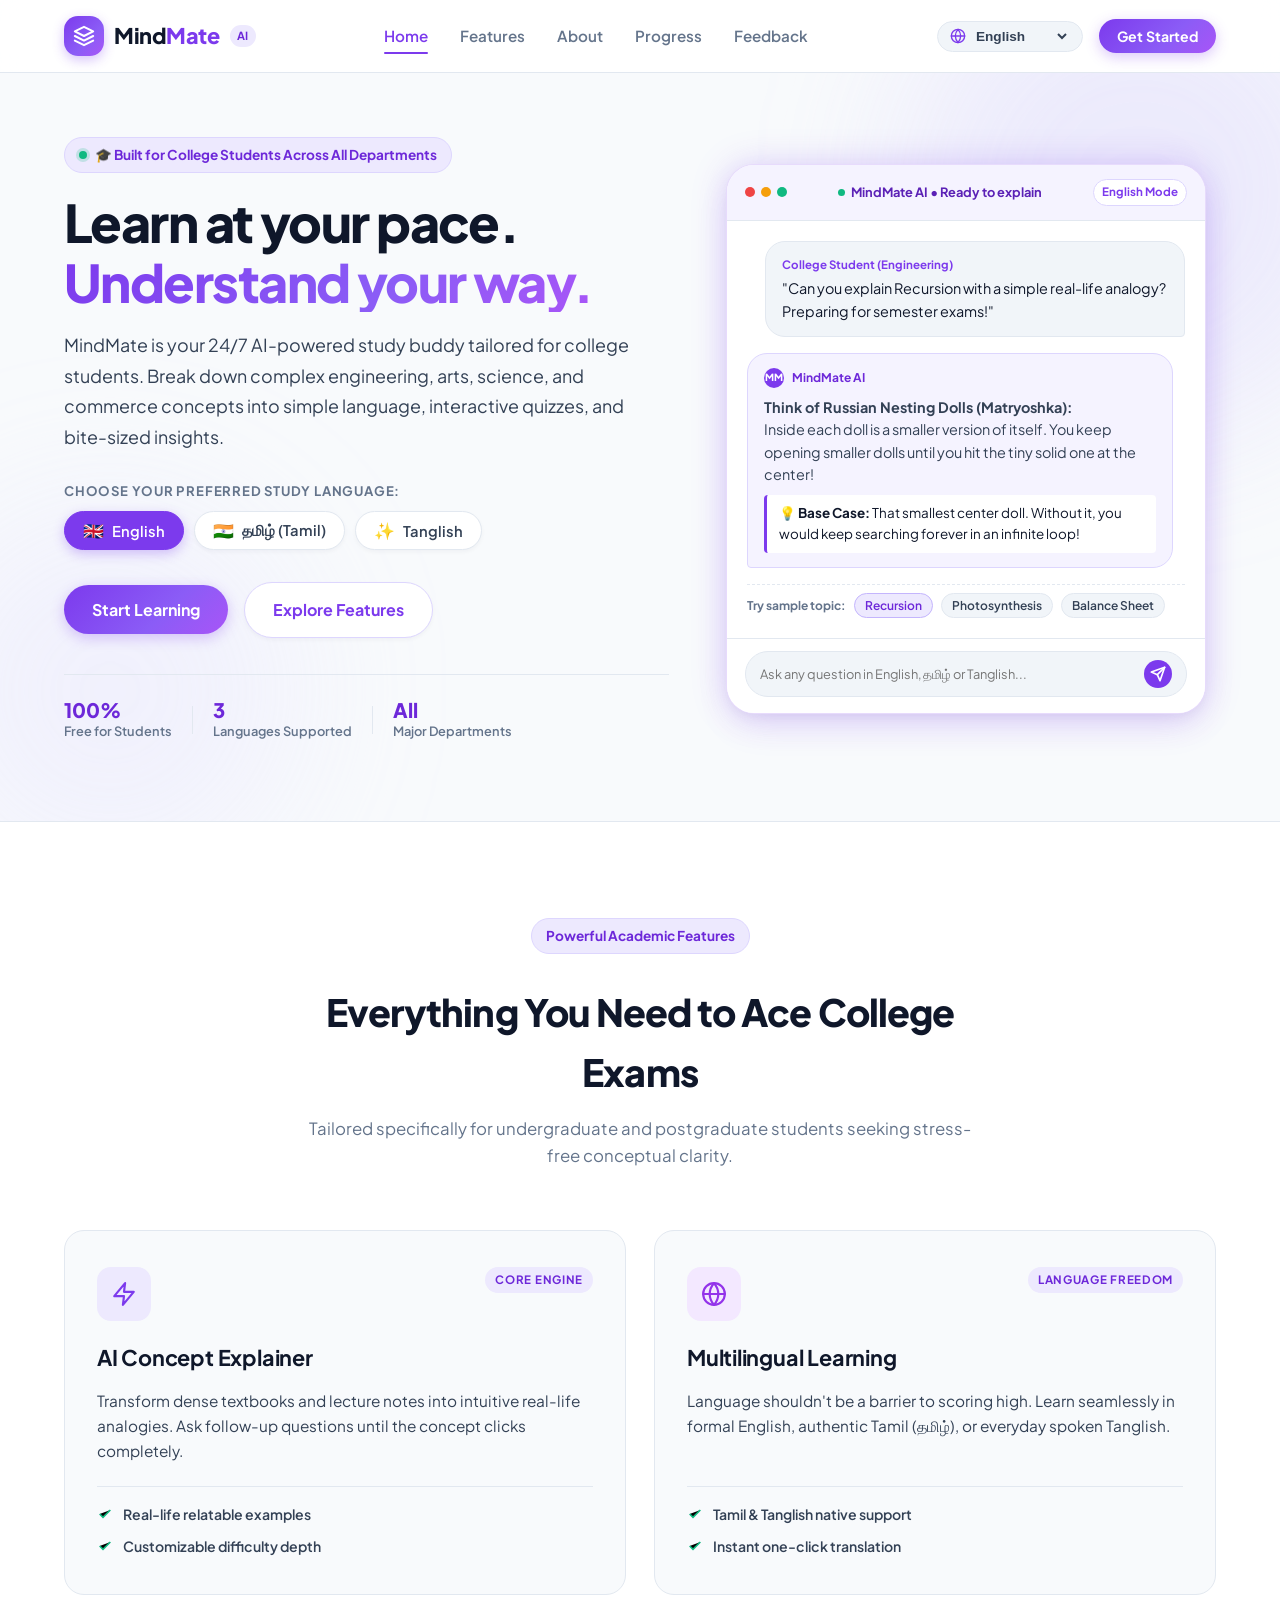
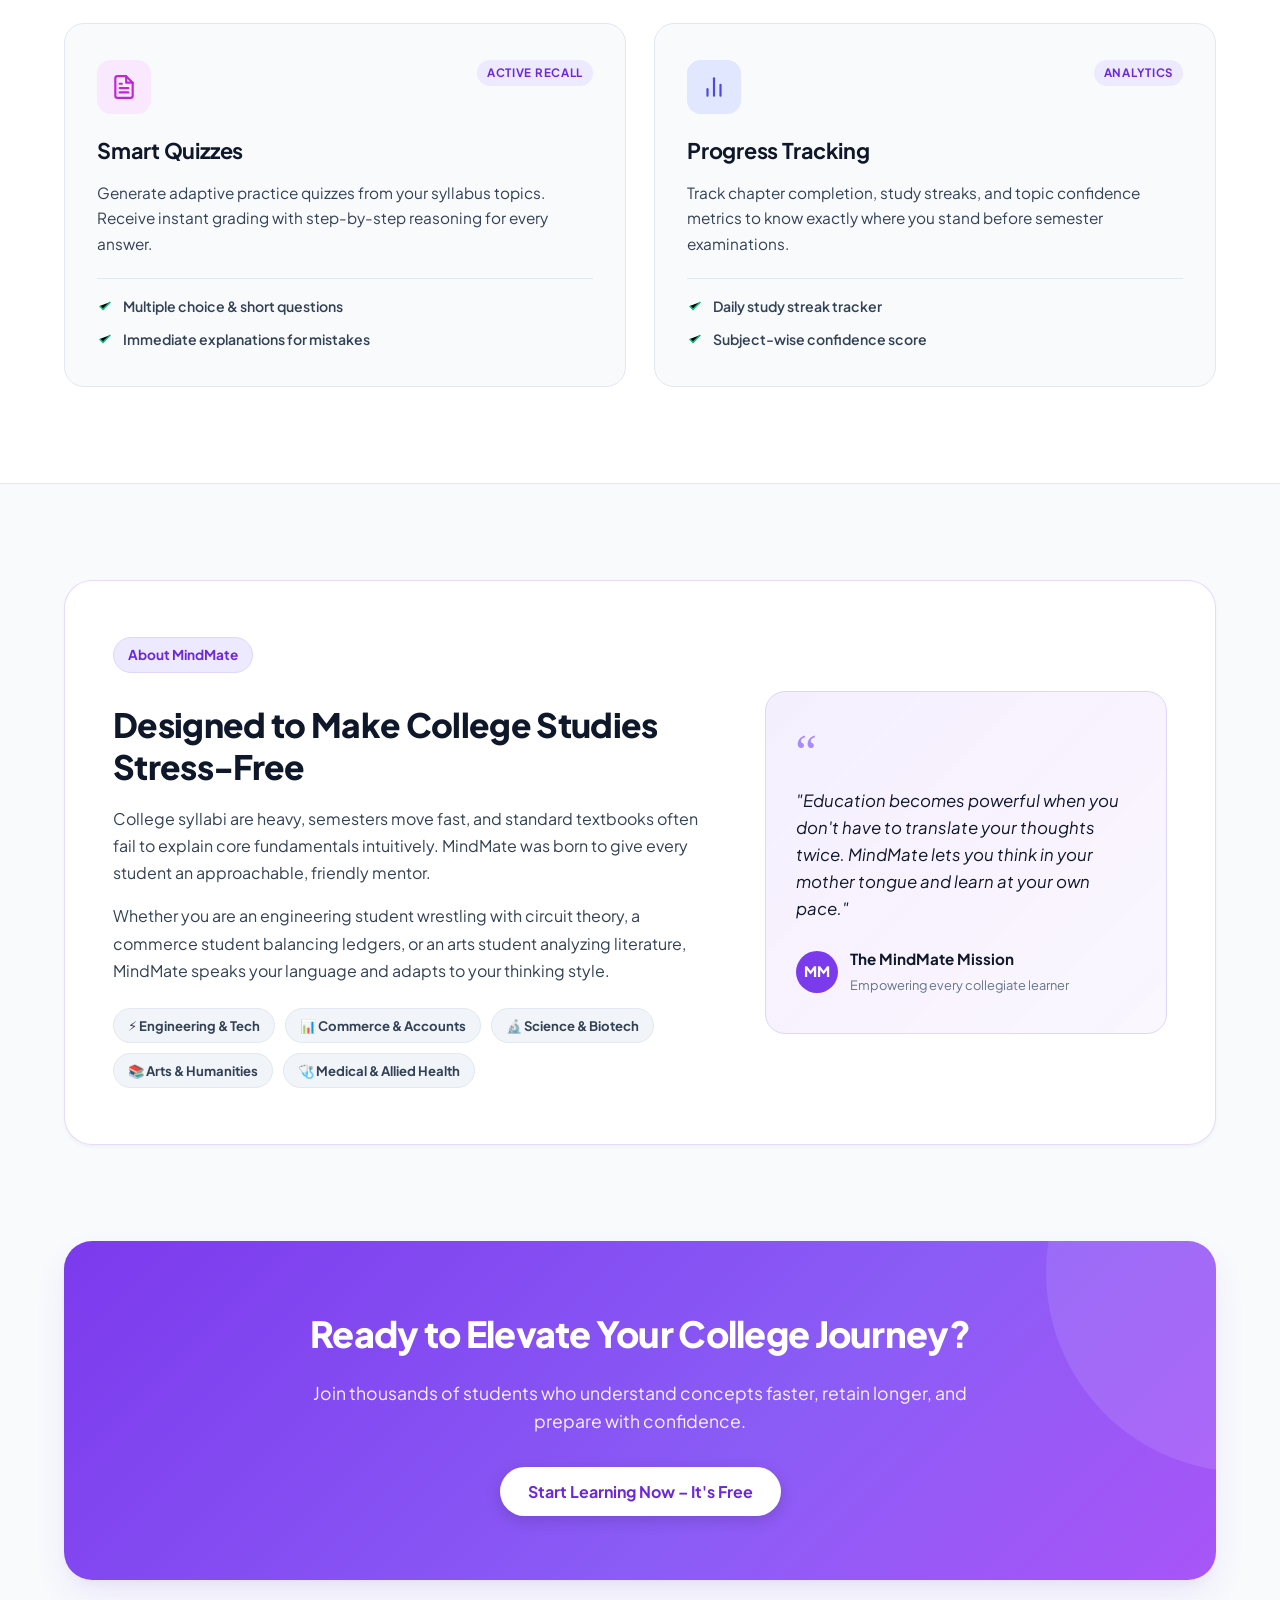
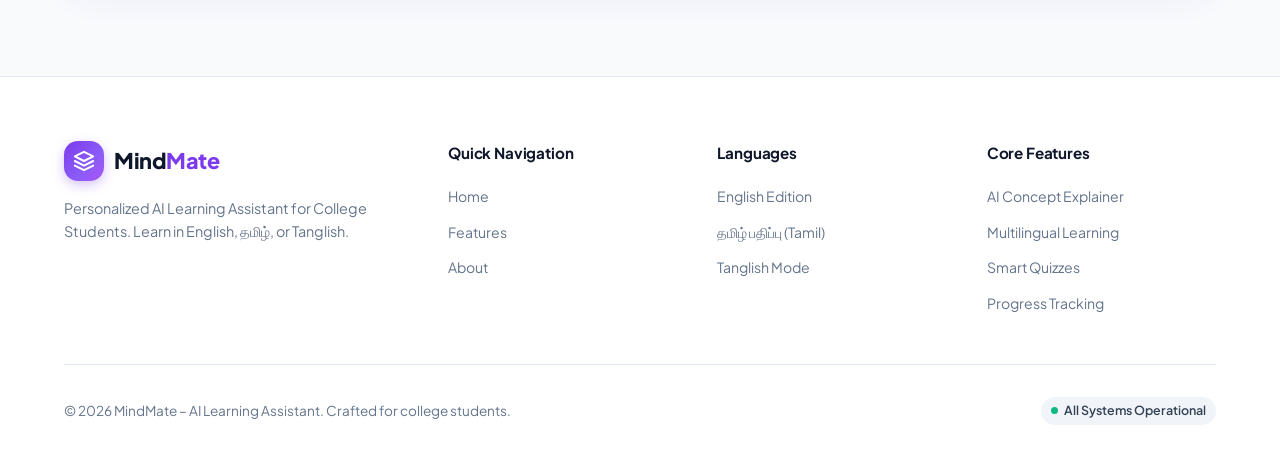
<file: index.html>
<!DOCTYPE html>
<html lang="en">

<head>
  <meta charset="UTF-8">
  <meta name="viewport" content="width=device-width, initial-scale=1.0">
  <title>MindMate – AI Learning Assistant for College Students</title>
  <meta name="description"
    content="MindMate is an AI learning assistant for college students across all departments. Learn in English, Tamil, and Tanglish with concept explanations, smart quizzes, and progress tracking.">
  <link rel="preconnect" href="https://fonts.googleapis.com">
  <link rel="preconnect" href="https://fonts.gstatic.com" crossorigin>
  <link
    href="https://fonts.googleapis.com/css2?family=Plus+Jakarta+Sans:wght@400;500;600;700;800&family=Noto+Sans+Tamil:wght@400;500;600;700&display=swap"
    rel="stylesheet">
  <link rel="stylesheet" href="css/styles.css">
</head>

<body>
  <!-- Navigation Bar -->
  <header class="navbar-header" id="navbar">
    <div class="nav-container">
      <a href="#home" class="logo">
        <div class="logo-icon-wrapper">
          <svg class="logo-icon" viewBox="0 0 24 24" fill="none" stroke="currentColor" stroke-width="2.2"
            stroke-linecap="round" stroke-linejoin="round">
            <path d="M12 2L2 7l10 5 10-5-10-5zM2 17l10 5 10-5M2 12l10 5 10-5"></path>
          </svg>
        </div>
        <span class="logo-text">Mind<span class="logo-highlight">Mate</span></span>
        <span class="logo-badge">AI</span>
      </a>

      <!-- Desktop Nav Links -->
      <nav class="nav-links" id="navLinks">
        <a href="#home" class="nav-link active" data-i18n="navHome">Home</a>
        <a href="#features" class="nav-link" data-i18n="navFeatures">Features</a>
        <a href="#about" class="nav-link" data-i18n="navAbout">About</a>
        <a href="progress.html" class="nav-link">Progress</a>
        <a href="feedback.html" class="nav-link">Feedback</a>
      </nav>

      <!-- Language Selector & Header Actions -->
      <div class="nav-actions">
        <!-- Quick Language Switcher in Header -->
        <div class="language-dropdown-wrapper" title="Change Language">
          <svg class="lang-icon" viewBox="0 0 24 24" fill="none" stroke="currentColor" stroke-width="2"
            stroke-linecap="round" stroke-linejoin="round">
            <circle cx="12" cy="12" r="10"></circle>
            <line x1="2" y1="12" x2="22" y2="12"></line>
            <path d="M12 2a15.3 15.3 0 0 1 4 10 15.3 15.3 0 0 1-4 10 15.3 15.3 0 0 1-4-10 15.3 15.3 0 0 1 4-10z"></path>
          </svg>
          <select id="headerLangSelect" class="lang-select" aria-label="Select Language">
            <option value="en">English</option>
            <option value="ta">தமிழ் (Tamil)</option>
            <option value="tanglish">Tanglish</option>
          </select>
        </div>

        <button class="btn btn-primary btn-sm" id="navStartBtn" data-i18n="navStart">Get Started</button>

        <!-- Mobile Menu Toggle Button -->
        <button class="mobile-toggle" id="mobileToggle" aria-label="Toggle Navigation Menu">
          <span></span>
          <span></span>
          <span></span>
        </button>
      </div>
    </div>
  </header>

  <!-- Main Content -->
  <main>
    <!-- Hero Section -->
    <section class="hero-section" id="home">
      <div class="hero-bg-blobs">
        <div class="blob blob-1"></div>
        <div class="blob blob-2"></div>
      </div>

      <div class="container hero-container">
        <div class="hero-content">
          <!-- Student Badge -->
          <div class="badge-pill">
            <span class="badge-dot"></span>
            <span data-i18n="heroBadge">🎓 Built for College Students Across All Departments</span>
          </div>

          <!-- Hero Heading -->
          <h1 class="hero-title" id="heroTitle" data-i18n="heroTitle">
            Learn at your pace.<br>
            <span class="text-gradient">Understand your way.</span>
          </h1>

          <!-- Short Description -->
          <p class="hero-description" id="heroDescription" data-i18n="heroDescription">
            MindMate is your 24/7 AI-powered study buddy tailored for college students. Break down complex engineering,
            arts, science, and commerce concepts into simple language, interactive quizzes, and bite-sized insights.
          </p>

          <!-- Language Selector Pills in Hero -->
          <div class="hero-lang-picker">
            <span class="lang-picker-label" data-i18n="langLabel">Choose your preferred study language:</span>
            <div class="lang-pills" role="radiogroup" aria-label="Study Language Selection">
              <button class="lang-pill active" data-lang="en" role="radio" aria-checked="true">
                <span class="lang-flag">🇬🇧</span>
                <span class="lang-name">English</span>
              </button>
              <button class="lang-pill" data-lang="ta" role="radio" aria-checked="false">
                <span class="lang-flag">🇮🇳</span>
                <span class="lang-name">தமிழ் (Tamil)</span>
              </button>
              <button class="lang-pill" data-lang="tanglish" role="radio" aria-checked="false">
                <span class="lang-flag">✨</span>
                <span class="lang-name">Tanglish</span>
              </button>
            </div>
          </div>

          <!-- Hero CTA Buttons -->
          <div class="hero-buttons">
            <button class="btn btn-primary btn-lg" id="btnStartLearning" data-i18n="btnStart"
              onclick="window.location.href='learning.html'">
              <span>Start Learning</span>
              <svg class="btn-arrow" viewBox="0 0 24 24" fill="none" stroke="currentColor" stroke-width="2"
                stroke-linecap="round" stroke-linejoin="round">
                <line x1="5" y1="12" x2="19" y2="12"></line>
                <polyline points="12 5 19 12 12 19"></polyline>
              </svg>
            </button>
            <a href="#features" class="btn btn-outline btn-lg" id="btnExploreFeatures" data-i18n="btnExplore">
              <span>Explore Features</span>
              <svg class="btn-icon" viewBox="0 0 24 24" fill="none" stroke="currentColor" stroke-width="2"
                stroke-linecap="round" stroke-linejoin="round">
                <circle cx="12" cy="12" r="10"></circle>
                <polyline points="12 16 16 12 12 8"></polyline>
                <line x1="8" y1="12" x2="16" y2="12"></line>
              </svg>
            </a>
          </div>

          <!-- Student Trust Stats -->
          <div class="hero-trust">
            <div class="trust-item">
              <strong>100%</strong>
              <span data-i18n="trustFree">Free for Students</span>
            </div>
            <div class="trust-divider"></div>
            <div class="trust-item">
              <strong>3</strong>
              <span data-i18n="trustLang">Languages Supported</span>
            </div>
            <div class="trust-divider"></div>
            <div class="trust-item">
              <strong>All</strong>
              <span data-i18n="trustDepts">Major Departments</span>
            </div>
          </div>
        </div>

        <!-- Interactive AI Preview Card / Visual -->
        <div class="hero-visual">
          <div class="interactive-preview-card">
            <div class="preview-header">
              <div class="preview-dots">
                <span class="dot red"></span>
                <span class="dot yellow"></span>
                <span class="dot green"></span>
              </div>
              <div class="preview-header-title">
                <span class="status-indicator"></span>
                <span id="previewHeaderStatus">MindMate AI • Ready to explain</span>
              </div>
              <span class="preview-chip" id="previewLangChip">Tanglish Demo</span>
            </div>

            <div class="preview-chat-body">
              <!-- Student Query Bubble -->
              <div class="chat-bubble user-bubble">
                <div class="bubble-sender" data-i18n="previewStudentTag">College Student (Engineering)</div>
                <div class="bubble-content" id="previewUserQuestion">
                  "Bro, Recursion pathi simple-ah Tanglish-la explain panna mudiyuma? Exam-ku purila!"
                </div>
              </div>

              <!-- MindMate Response Bubble -->
              <div class="chat-bubble ai-bubble">
                <div class="bubble-sender-ai">
                  <div class="ai-avatar">MM</div>
                  <span>MindMate AI</span>
                </div>
                <div class="bubble-content" id="previewAiAnswer">
                  <p><strong>Kandippa! Simple analogy vachu purinjikalam:</strong></p>
                  <p>Russian Nesting Dolls paathurukkiya? Oru doll kula innoru chinna doll irukum. Adha open panna innum
                    chinna doll varum. Kadaisiya periya doll-ae illama kadaisi limit vara varaikkum repeat aagum!</p>
                  <div class="concept-callout">
                    💡 <strong>Base Case:</strong> Kadaisi chinna doll (stopping condition). Idhu illana infinite loop
                    aagirum!
                  </div>
                </div>
              </div>

              <!-- Quick Demo Interactive Pill Row -->
              <div class="preview-prompt-suggestions">
                <span class="prompt-hint" data-i18n="previewTryPrompt">Try sample topic:</span>
                <button class="prompt-pill active" data-topic="recursion">Recursion</button>
                <button class="prompt-pill" data-topic="photosynthesis">Photosynthesis</button>
                <button class="prompt-pill" data-topic="balance-sheet">Balance Sheet</button>
              </div>
            </div>

            <div class="preview-footer">
              <div class="preview-input-mock">
                <input type="text" id="previewQuestion" placeholder="Ask any question in English, தமிழ் or Tanglish..."
                  style="flex: 1; border: none; outline: none; background: transparent; font: inherit; min-width: 0;">
                <button class="preview-send-btn" aria-label="Send query">
                  <svg viewBox="0 0 24 24" width="16" height="16" fill="none" stroke="currentColor" stroke-width="2.5"
                    stroke-linecap="round" stroke-linejoin="round">
                    <line x1="22" y1="2" x2="11" y2="13"></line>
                    <polygon points="22 2 15 22 11 13 2 9 22 2"></polygon>
                  </svg>
                </button>
              </div>
            </div>
          </div>
        </div>
      </div>
    </section>

    <!-- Features Section -->
    <section class="features-section" id="features">
      <div class="container">
        <div class="section-header">
          <div class="badge-pill purple-badge">
            <span data-i18n="featuresPill">Powerful Academic Features</span>
          </div>
          <h2 class="section-title" data-i18n="featuresTitle">Everything You Need to Ace College Exams</h2>
          <p class="section-subtitle" data-i18n="featuresSubtitle">
            Tailored specifically for undergraduate and postgraduate students seeking stress-free conceptual clarity.
          </p>
        </div>

        <div class="features-grid">
          <!-- Feature 1: AI Concept Explainer -->
          <div class="feature-card" data-feature="explainer">
            <div class="feature-icon-box icon-purple">
              <svg viewBox="0 0 24 24" fill="none" stroke="currentColor" stroke-width="2" stroke-linecap="round"
                stroke-linejoin="round">
                <polygon points="13 2 3 14 12 14 11 22 21 10 12 10 13 2"></polygon>
              </svg>
            </div>
            <div class="feature-badge" data-i18n="card1Badge">Core Engine</div>
            <h3 class="feature-title" data-i18n="card1Title">AI Concept Explainer</h3>
            <p class="feature-desc" data-i18n="card1Desc">
              Transform dense textbooks and lecture notes into intuitive real-life analogies. Ask follow-up questions
              until the concept clicks completely.
            </p>
            <ul class="feature-list">
              <li>
                <svg viewBox="0 0 24 24" class="check-icon">
                  <polyline points="20 6 9 17 4 12"></polyline>
                </svg>
                <span data-i18n="card1Item1">Real-life relatable examples</span>
              </li>
              <li>
                <svg viewBox="0 0 24 24" class="check-icon">
                  <polyline points="20 6 9 17 4 12"></polyline>
                </svg>
                <span data-i18n="card1Item2">Customizable difficulty depth</span>
              </li>
            </ul>
          </div>

          <!-- Feature 2: Multilingual Learning -->
          <div class="feature-card" data-feature="multilingual">
            <div class="feature-icon-box icon-violet">
              <svg viewBox="0 0 24 24" fill="none" stroke="currentColor" stroke-width="2" stroke-linecap="round"
                stroke-linejoin="round">
                <circle cx="12" cy="12" r="10"></circle>
                <line x1="2" y1="12" x2="22" y2="12"></line>
                <path d="M12 2a15.3 15.3 0 0 1 4 10 15.3 15.3 0 0 1-4 10 15.3 15.3 0 0 1-4-10 15.3 15.3 0 0 1 4-10z">
                </path>
              </svg>
            </div>
            <div class="feature-badge" data-i18n="card2Badge">Language Freedom</div>
            <h3 class="feature-title" data-i18n="card2Title">Multilingual Learning</h3>
            <p class="feature-desc" data-i18n="card2Desc">
              Language shouldn't be a barrier to scoring high. Learn seamlessly in formal English, authentic Tamil
              (தமிழ்), or everyday spoken Tanglish.
            </p>
            <ul class="feature-list">
              <li>
                <svg viewBox="0 0 24 24" class="check-icon">
                  <polyline points="20 6 9 17 4 12"></polyline>
                </svg>
                <span data-i18n="card2Item1">Tamil & Tanglish native support</span>
              </li>
              <li>
                <svg viewBox="0 0 24 24" class="check-icon">
                  <polyline points="20 6 9 17 4 12"></polyline>
                </svg>
                <span data-i18n="card2Item2">Instant one-click translation</span>
              </li>
            </ul>
          </div>

          <!-- Feature 3: Smart Quizzes -->
          <div class="feature-card" data-feature="quizzes">
            <div class="feature-icon-box icon-fuchsia">
              <svg viewBox="0 0 24 24" fill="none" stroke="currentColor" stroke-width="2" stroke-linecap="round"
                stroke-linejoin="round">
                <path d="M14 2H6a2 2 0 0 0-2 2v16a2 2 0 0 0 2 2h12a2 2 0 0 0 2-2V8z"></path>
                <polyline points="14 2 14 8 20 8"></polyline>
                <line x1="16" y1="13" x2="8" y2="13"></line>
                <line x1="16" y1="17" x2="8" y2="17"></line>
                <polyline points="10 9 9 9 8 9"></polyline>
              </svg>
            </div>
            <div class="feature-badge" data-i18n="card3Badge">Active Recall</div>
            <h3 class="feature-title" data-i18n="card3Title">Smart Quizzes</h3>
            <p class="feature-desc" data-i18n="card3Desc">
              Generate adaptive practice quizzes from your syllabus topics. Receive instant grading with step-by-step
              reasoning for every answer.
            </p>
            <ul class="feature-list">
              <li>
                <svg viewBox="0 0 24 24" class="check-icon">
                  <polyline points="20 6 9 17 4 12"></polyline>
                </svg>
                <span data-i18n="card3Item1">Multiple choice & short questions</span>
              </li>
              <li>
                <svg viewBox="0 0 24 24" class="check-icon">
                  <polyline points="20 6 9 17 4 12"></polyline>
                </svg>
                <span data-i18n="card3Item2">Immediate explanations for mistakes</span>
              </li>
            </ul>
          </div>

          <!-- Feature 4: Progress Tracking -->
          <div class="feature-card" data-feature="tracking">
            <div class="feature-icon-box icon-indigo">
              <svg viewBox="0 0 24 24" fill="none" stroke="currentColor" stroke-width="2" stroke-linecap="round"
                stroke-linejoin="round">
                <line x1="18" y1="20" x2="18" y2="10"></line>
                <line x1="12" y1="20" x2="12" y2="4"></line>
                <line x1="6" y1="20" x2="6" y2="14"></line>
              </svg>
            </div>
            <div class="feature-badge" data-i18n="card4Badge">Analytics</div>
            <h3 class="feature-title" data-i18n="card4Title">Progress Tracking</h3>
            <p class="feature-desc" data-i18n="card4Desc">
              Track chapter completion, study streaks, and topic confidence metrics to know exactly where you stand
              before semester examinations.
            </p>
            <ul class="feature-list">
              <li>
                <svg viewBox="0 0 24 24" class="check-icon">
                  <polyline points="20 6 9 17 4 12"></polyline>
                </svg>
                <span data-i18n="card4Item1">Daily study streak tracker</span>
              </li>
              <li>
                <svg viewBox="0 0 24 24" class="check-icon">
                  <polyline points="20 6 9 17 4 12"></polyline>
                </svg>
                <span data-i18n="card4Item2">Subject-wise confidence score</span>
              </li>
            </ul>
          </div>
        </div>
      </div>
    </section>

    <!-- About Section -->
    <section class="about-section" id="about">
      <div class="container">
        <div class="about-card">
          <div class="about-grid">
            <div class="about-text">
              <div class="badge-pill purple-badge">
                <span data-i18n="aboutBadge">About MindMate</span>
              </div>
              <h2 class="about-title" data-i18n="aboutTitle">Designed to Make College Studies Stress-Free</h2>
              <p class="about-desc" data-i18n="aboutDesc1">
                College syllabi are heavy, semesters move fast, and standard textbooks often fail to explain core
                fundamentals intuitively. MindMate was born to give every student an approachable, friendly mentor.
              </p>
              <p class="about-desc" data-i18n="aboutDesc2">
                Whether you are an engineering student wrestling with circuit theory, a commerce student balancing
                ledgers, or an arts student analyzing literature, MindMate speaks your language and adapts to your
                thinking style.
              </p>

              <div class="dept-tags">
                <span class="dept-tag">⚡ Engineering & Tech</span>
                <span class="dept-tag">📊 Commerce & Accounts</span>
                <span class="dept-tag">🔬 Science & Biotech</span>
                <span class="dept-tag">📚 Arts & Humanities</span>
                <span class="dept-tag">🩺 Medical & Allied Health</span>
              </div>
            </div>

            <div class="about-visual">
              <div class="quote-card">
                <div class="quote-icon">“</div>
                <p class="quote-text" data-i18n="quoteText">
                  "Education becomes powerful when you don't have to translate your thoughts twice. MindMate lets you
                  think in your mother tongue and learn at your own pace."
                </p>
                <div class="quote-author">
                  <div class="author-avatar">MM</div>
                  <div>
                    <strong class="author-name">The MindMate Mission</strong>
                    <span class="author-sub" data-i18n="authorSub">Empowering every collegiate learner</span>
                  </div>
                </div>
              </div>
            </div>
          </div>
        </div>
      </div>
    </section>

    <!-- Call to Action Banner -->
    <section class="cta-section">
      <div class="container">
        <div class="cta-box">
          <div class="cta-content">
            <h2 class="cta-title" data-i18n="ctaTitle">Ready to Elevate Your College Journey?</h2>
            <p class="cta-desc" data-i18n="ctaDesc">
              Join thousands of students who understand concepts faster, retain longer, and prepare with confidence.
            </p>
            <div class="cta-buttons">
              <button class="btn btn-primary btn-lg" id="ctaStartBtn" data-i18n="ctaBtn">
                <span>Start Learning Now – It's Free</span>
                <svg class="btn-arrow" viewBox="0 0 24 24" fill="none" stroke="currentColor" stroke-width="2"
                  stroke-linecap="round" stroke-linejoin="round">
                  <line x1="5" y1="12" x2="19" y2="12"></line>
                  <polyline points="12 5 19 12 12 19"></polyline>
                </svg>
              </button>
            </div>
          </div>
        </div>
      </div>
    </section>
  </main>

  <!-- Clean Footer -->
  <footer class="site-footer">
    <div class="container">
      <div class="footer-top">
        <div class="footer-brand">
          <a href="#home" class="logo">
            <div class="logo-icon-wrapper">
              <svg class="logo-icon" viewBox="0 0 24 24" fill="none" stroke="currentColor" stroke-width="2.2"
                stroke-linecap="round" stroke-linejoin="round">
                <path d="M12 2L2 7l10 5 10-5-10-5zM2 17l10 5 10-5M2 12l10 5 10-5"></path>
              </svg>
            </div>
            <span class="logo-text">Mind<span class="logo-highlight">Mate</span></span>
          </a>
          <p class="footer-tagline" data-i18n="footerTagline">
            Personalized AI Learning Assistant for College Students. Learn in English, தமிழ், or Tanglish.
          </p>
        </div>

        <div class="footer-nav-col">
          <h4 class="footer-heading" data-i18n="footerNavTitle">Quick Navigation</h4>
          <ul class="footer-links">
            <li><a href="#home" data-i18n="navHome">Home</a></li>
            <li><a href="#features" data-i18n="navFeatures">Features</a></li>
            <li><a href="#about" data-i18n="navAbout">About</a></li>
          </ul>
        </div>

        <div class="footer-nav-col">
          <h4 class="footer-heading" data-i18n="footerLangTitle">Languages</h4>
          <ul class="footer-links">
            <li><a href="#" class="footer-lang-link" data-lang="en">English Edition</a></li>
            <li><a href="#" class="footer-lang-link" data-lang="ta">தமிழ் பதிப்பு (Tamil)</a></li>
            <li><a href="#" class="footer-lang-link" data-lang="tanglish">Tanglish Mode</a></li>
          </ul>
        </div>

        <div class="footer-nav-col">
          <h4 class="footer-heading" data-i18n="footerFeaturesTitle">Core Features</h4>
          <ul class="footer-links">
            <li><a href="#features" data-i18n="card1Title">AI Concept Explainer</a></li>
            <li><a href="#features" data-i18n="card2Title">Multilingual Learning</a></li>
            <li><a href="#features" data-i18n="card3Title">Smart Quizzes</a></li>
            <li><a href="#features" data-i18n="card4Title">Progress Tracking</a></li>
          </ul>
        </div>
      </div>

      <div class="footer-bottom">
        <p class="footer-copyright">
          &copy; <span id="currentYear">2026</span> MindMate – AI Learning Assistant. Crafted for college students.
        </p>
        <div class="footer-legal">
          <span class="status-badge"><span class="status-dot"></span> All Systems Operational</span>
        </div>
      </div>
    </div>
  </footer>

  <!-- Welcome / Stage 1 Preview Modal -->
  <div class="modal-overlay" id="welcomeModal" aria-hidden="true" role="dialog" aria-labelledby="modalTitle">
    <div class="modal-card">
      <button class="modal-close" id="modalCloseBtn" aria-label="Close dialog">&times;</button>
      <div class="modal-icon-badge">
        <svg viewBox="0 0 24 24" fill="none" stroke="currentColor" stroke-width="2" stroke-linecap="round"
          stroke-linejoin="round">
          <path d="M22 11.08V12a10 10 0 1 1-5.93-9.14"></path>
          <polyline points="22 4 12 14.01 9 11.01"></polyline>
        </svg>
      </div>
      <h3 class="modal-title" id="modalTitle">Welcome to MindMate!</h3>
      <p class="modal-text">
        You are previewing <strong>Stage 1 (Home Page)</strong> of MindMate AI Learning Assistant.
      </p>
      <div class="modal-info-box">
        <div class="info-row">
          <span class="info-label">Active Language:</span>
          <strong id="modalActiveLang">English</strong>
        </div>
        <div class="info-row">
          <span class="info-label">Ready For:</span>
          <span>Next Development Stages (Chat, Quizzes, Auth)</span>
        </div>
      </div>
      <button class="btn btn-primary btn-block" id="modalConfirmBtn">Got it, let's explore!</button>
    </div>
  </div>

  <!-- JavaScript -->
  <script src="js/script.js"></script>

  <script>
    const previewInput = document.getElementById("previewQuestion");
    const previewSend = document.querySelector(".preview-send-btn");

    function sendPreviewQuestion() {
      const question = previewInput.value.trim();

      if (!question) {
        alert("Please enter a question!");
        return;
      }

      window.location.href =
        "/learning.html?topic=" + encodeURIComponent(question);
    }

    previewSend.addEventListener("click", sendPreviewQuestion);

    previewInput.addEventListener("keydown", function (event) {
      if (event.key === "Enter") {
        sendPreviewQuestion();
      }
    });
  </script>
</body>

</html>
</file>
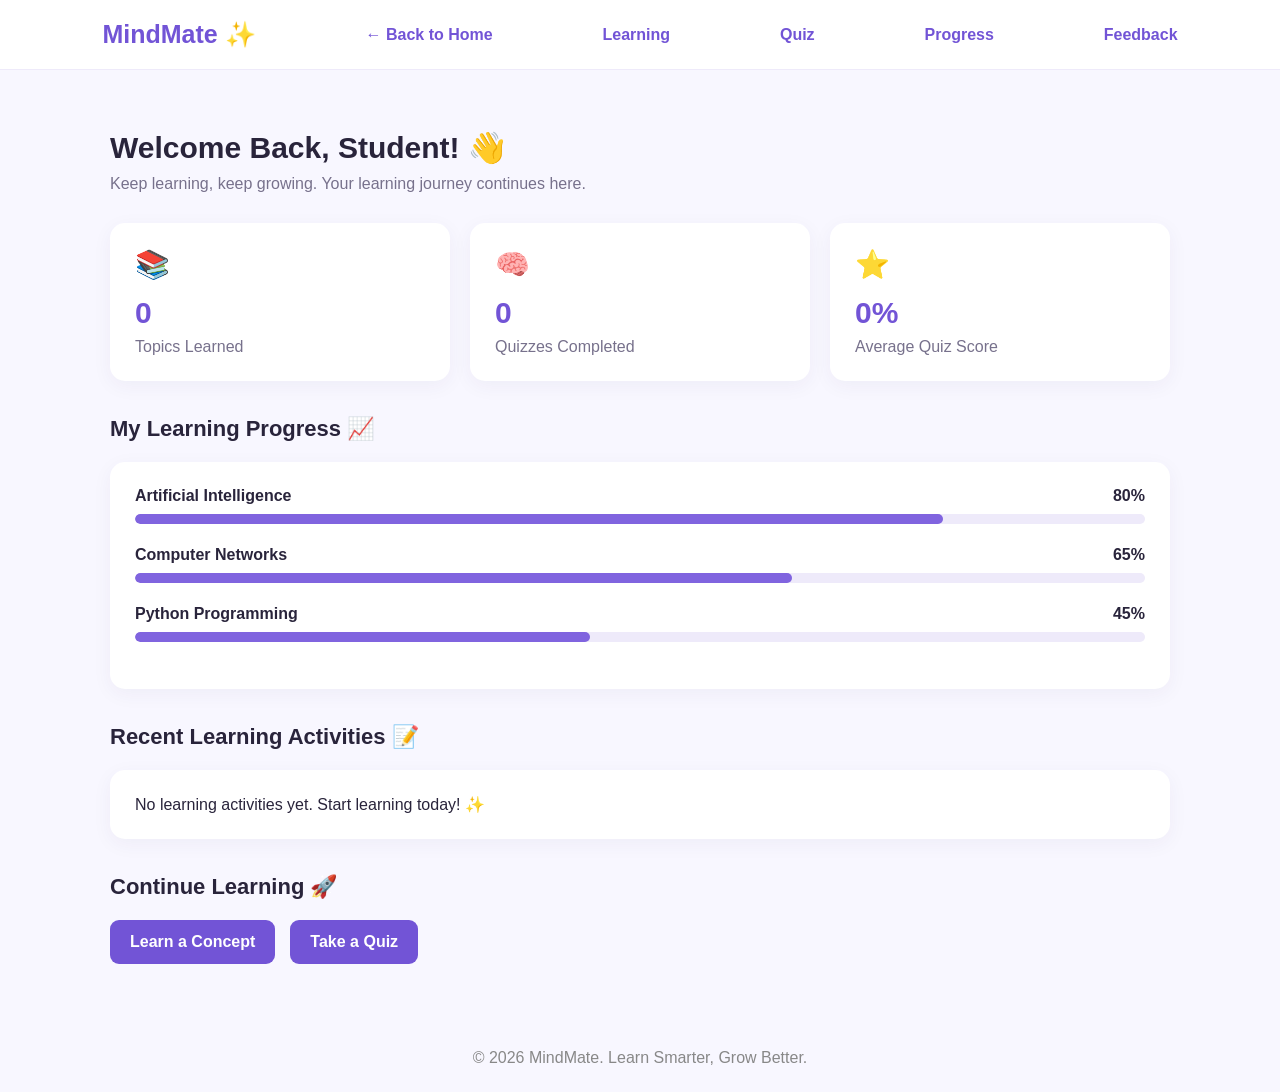
<file: dashboard.html>
<!DOCTYPE html>
<html lang="en">

<head>
    <meta charset="UTF-8">
    <meta name="viewport" content="width=device-width, initial-scale=1.0">
    <title>MindMate - Student Dashboard</title>

    <style>
        * {
            margin: 0;
            padding: 0;
            box-sizing: border-box;
        }

        body {
            font-family: Arial, sans-serif;
            background: #f8f7ff;
            color: #29243b;
        }

        header {
            background: white;
            padding: 20px 8%;
            display: flex;
            justify-content: space-between;
            align-items: center;
            border-bottom: 1px solid #eeeafa;
        }

        .logo {
            color: #7254d6;
            font-size: 25px;
            font-weight: bold;
        }

        header a {
            text-decoration: none;
            color: #7254d6;
            font-weight: bold;
        }

        .container {
            max-width: 1100px;
            margin: 40px auto;
            padding: 20px;
        }

        .welcome {
            margin-bottom: 30px;
        }

        .welcome h1 {
            font-size: 30px;
            margin-bottom: 10px;
        }

        .welcome p {
            color: #77718c;
        }

        .stats {
            display: grid;
            grid-template-columns: repeat(3, 1fr);
            gap: 20px;
            margin-bottom: 35px;
        }

        .card {
            background: white;
            padding: 25px;
            border-radius: 15px;
            box-shadow: 0 5px 20px rgba(60, 40, 100, .05);
        }

        .stat-icon {
            font-size: 28px;
            margin-bottom: 15px;
        }

        .card h2 {
            color: #7254d6;
            font-size: 30px;
            margin-bottom: 8px;
        }

        .card p {
            color: #77718c;
        }

        .section-title {
            font-size: 22px;
            margin-bottom: 20px;
        }

        .progress-card {
            margin-bottom: 35px;
        }

        .progress-item {
            margin-bottom: 22px;
        }

        .progress-info {
            display: flex;
            justify-content: space-between;
            margin-bottom: 9px;
            font-weight: bold;
        }

        .progress-bar {
            height: 10px;
            background: #eeeafa;
            border-radius: 20px;
            overflow: hidden;
        }

        .progress-fill {
            height: 100%;
            background: #8064df;
            border-radius: 20px;
        }

        .activities {
            margin-bottom: 35px;
        }

        .activity {
            display: flex;
            align-items: center;
            gap: 15px;
            padding: 17px 0;
            border-bottom: 1px solid #eeeafa;
        }

        .activity-icon {
            font-size: 25px;
            background: #f1edff;
            padding: 12px;
            border-radius: 10px;
        }

        .activity p {
            font-weight: bold;
            margin-bottom: 5px;
        }

        .activity small {
            color: #888;
        }

        .actions {
            display: flex;
            flex-wrap: wrap;
            gap: 15px;
        }

        .actions a {
            text-decoration: none;
            padding: 13px 20px;
            background: #7254d6;
            color: white;
            border-radius: 9px;
            font-weight: bold;
        }

        .actions a:hover {
            background: #5c40b9;
        }

        footer {
            text-align: center;
            color: #888;
            padding: 25px;
        }

        @media(max-width:700px) {
            .stats {
                grid-template-columns: 1fr;
            }

            .welcome h1 {
                font-size: 25px;
            }

            .container {
                margin: 20px auto;
            }
        }
    </style>
</head>

<body>

    <header>
        <div class="logo">MindMate ✨</div>
        <a href="index.html">← Back to Home</a>
        <a href="learning.html">Learning</a>
        <a href="quiz.html">Quiz</a>
        <a href="progress.html">Progress</a>
        <a href="feedback.html">Feedback</a>
    </header>

    <main class="container">

        <section class="welcome">
            <h1>Welcome Back, Student! 👋</h1>
            <p>Keep learning, keep growing. Your learning journey continues here.</p>
        </section>

        <section class="stats">

            <div class="card">
                <div class="stat-icon">📚</div>
                <h2 id="topicsCount">0</h2>
                <p>Topics Learned</p>
            </div>

            <div class="card">
                <div class="stat-icon">🧠</div>
                <h2 id="quizCount">0</h2>
                <p>Quizzes Completed</p>
            </div>

            <div class="card">
                <div class="stat-icon">⭐</div>
                <h2 id="averageScore">0%</h2>
                <p>Average Quiz Score</p>
            </div>

        </section>

        <h2 class="section-title">My Learning Progress 📈</h2>

        <section class="card progress-card">

            <div class="progress-item">
                <div class="progress-info">
                    <span>Artificial Intelligence</span>
                    <span>80%</span>
                </div>
                <div class="progress-bar">
                    <div class="progress-fill" style="width:80%"></div>
                </div>
            </div>

            <div class="progress-item">
                <div class="progress-info">
                    <span>Computer Networks</span>
                    <span>65%</span>
                </div>
                <div class="progress-bar">
                    <div class="progress-fill" style="width:65%"></div>
                </div>
            </div>

            <div class="progress-item">
                <div class="progress-info">
                    <span>Python Programming</span>
                    <span>45%</span>
                </div>
                <div class="progress-bar">
                    <div class="progress-fill" style="width:45%"></div>
                </div>
            </div>

        </section>

        <h2 class="section-title">Recent Learning Activities 📝</h2>

        <section class="card activities" id="activityContainer">

            <p style="color: #888; text-align: center; padding: 20px;">
                No learning activities yet. Start learning today! ✨
            </p>

        </section>

        <h2 class="section-title">Continue Learning 🚀</h2>

        <section class="actions">
            <a href="learning.html">Learn a Concept</a>
            <a href="quiz.html">Take a Quiz</a>
        </section>

    </main>

    <footer>
        © 2026 MindMate. Learn Smarter, Grow Better.
    </footer>


    <script>

        const quizHistory = JSON.parse(
            localStorage.getItem("quizHistory") || "[]"
        );

        // Update learned topics count
        const learnedTopics = JSON.parse(
            localStorage.getItem("learnedTopics") || "[]"
        );

        document.getElementById("topicsCount").textContent =
            learnedTopics.length;

        // Update completed quiz count
        document.getElementById("quizCount").textContent =
            quizHistory.length;

        // Calculate average score
        if (quizHistory.length > 0) {
            const totalScore = quizHistory.reduce(
                (sum, quiz) => sum + quiz.score, 0
            );

            const totalQuestions = quizHistory.reduce(
                (sum, quiz) => sum + quiz.total, 0
            );

            const average = totalQuestions > 0
                ? Math.round((totalScore / totalQuestions) * 100)
                : 0;

            document.getElementById("averageScore").textContent =
                average + "%";
        } else {
            document.getElementById("averageScore").textContent = "0%";
        }

        // Display recent quiz activities
        const activityContainer =
            document.getElementById("activityContainer");

        activityContainer.innerHTML = "";

        if (quizHistory.length === 0) {
            activityContainer.textContent =
                "No learning activities yet. Start learning today! ✨";
        } else {
            const recentActivities = [...quizHistory].reverse().slice(0, 3);

            recentActivities.forEach(quiz => {
                const activity = document.createElement("div");
                activity.className = "activity";

                const icon = document.createElement("div");
                icon.className = "activity-icon";
                icon.textContent = "🎯";

                const details = document.createElement("div");

                const title = document.createElement("p");
                title.textContent = "Completed " + quiz.topic + " Quiz";

                const date = document.createElement("small");
                date.textContent =
                    "Quiz Practice · " + quiz.date;

                details.appendChild(title);
                details.appendChild(date);

                activity.appendChild(icon);
                activity.appendChild(details);

                activityContainer.appendChild(activity);
            });
        }

    </script>

</body>

</html>
</file>
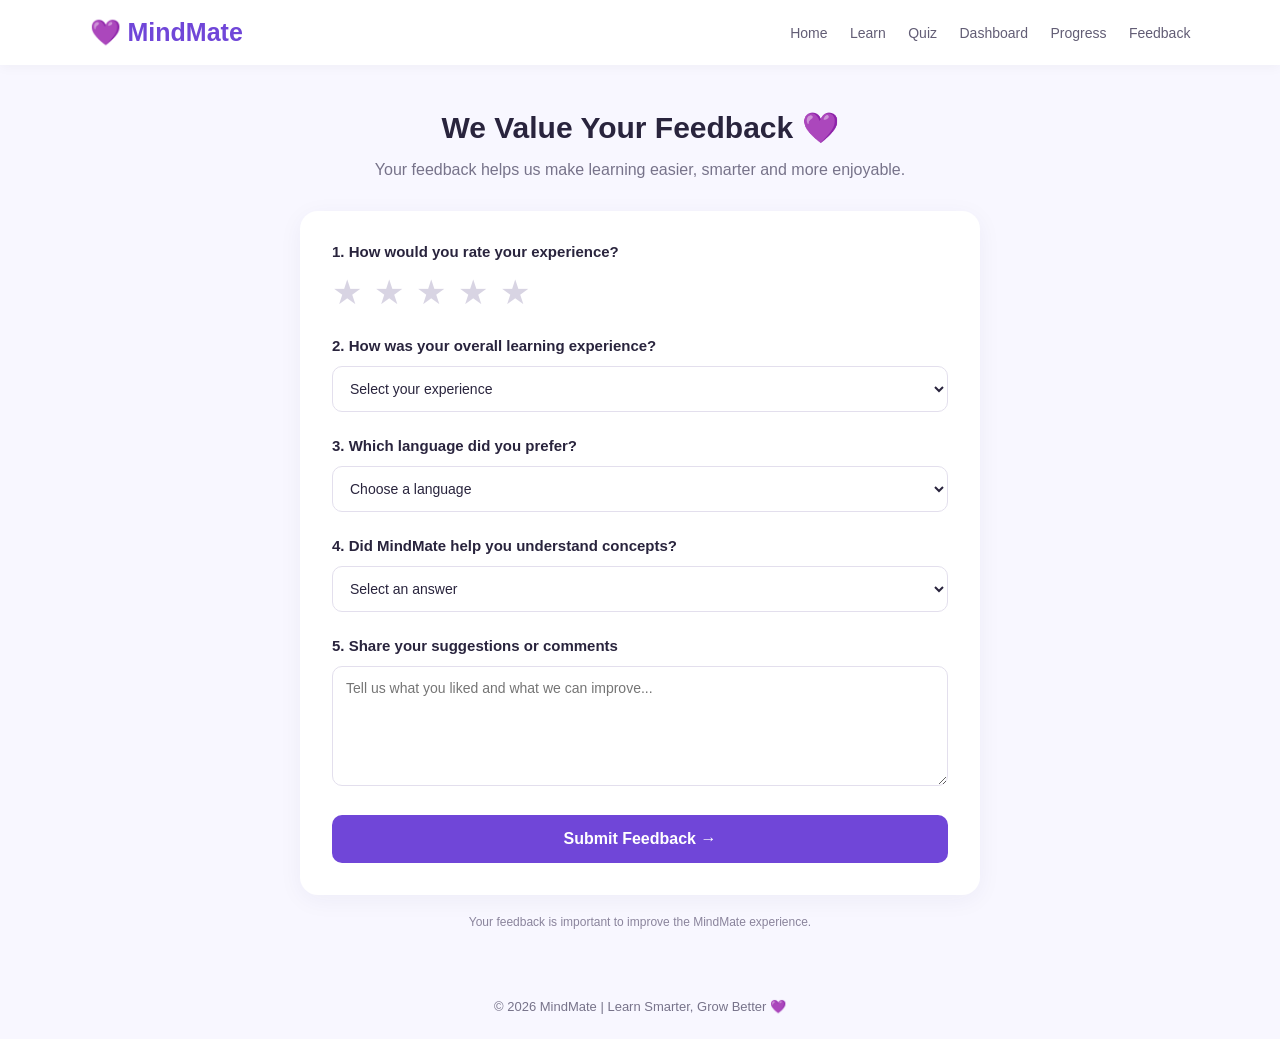
<file: feedback.html>
<!DOCTYPE html>
<html lang="en">

<head>
    <meta charset="UTF-8">
    <meta name="viewport" content="width=device-width, initial-scale=1.0">
    <title>MindMate - Feedback</title>

    <style>
        * {
            margin: 0;
            padding: 0;
            box-sizing: border-box;
            font-family: Arial, sans-serif;
        }

        body {
            background: #f8f7ff;
            color: #29243d;
        }

        header {
            background: white;
            padding: 18px 7%;
            display: flex;
            justify-content: space-between;
            align-items: center;
            flex-wrap: wrap;
            gap: 15px;
            box-shadow: 0 2px 12px #0000000a;
        }

        .logo {
            font-size: 25px;
            font-weight: bold;
            color: #7046d8;
        }

        nav a {
            text-decoration: none;
            color: #625d75;
            margin-left: 18px;
            font-size: 14px;
        }

        nav a:hover {
            color: #7046d8;
        }

        .container {
            max-width: 720px;
            margin: 45px auto;
            padding: 0 20px;
        }

        .heading {
            text-align: center;
            margin-bottom: 28px;
        }

        .heading h1 {
            font-size: 30px;
            margin-bottom: 12px;
        }

        .heading p {
            color: #77738a;
            line-height: 1.6;
        }

        .feedback-card {
            background: white;
            padding: 32px;
            border-radius: 18px;
            box-shadow: 0 5px 25px #30205b0d;
        }

        .field {
            margin-bottom: 25px;
        }

        .field label {
            display: block;
            font-weight: bold;
            margin-bottom: 12px;
            font-size: 15px;
        }

        .stars {
            display: flex;
            gap: 12px;
        }

        .stars button {
            background: none;
            border: none;
            font-size: 34px;
            cursor: pointer;
            color: #d8d4e3;
        }

        .stars button.active {
            color: #ffb52e;
        }

        select,
        textarea {
            width: 100%;
            padding: 13px;
            border: 1px solid #e3dfed;
            border-radius: 10px;
            font-size: 14px;
            outline: none;
            background: #fff;
            color: #29243d;
        }

        select:focus,
        textarea:focus {
            border-color: #8b65ed;
        }

        textarea {
            min-height: 120px;
            resize: vertical;
        }

        .submit-btn {
            width: 100%;
            padding: 15px;
            background: #7046d8;
            color: white;
            border: none;
            border-radius: 10px;
            font-size: 16px;
            font-weight: bold;
            cursor: pointer;
        }

        .submit-btn:hover {
            background: #5c35c2;
        }

        .message {
            display: none;
            background: #eaf8ef;
            color: #247442;
            padding: 14px;
            margin-top: 18px;
            border-radius: 10px;
            text-align: center;
            font-size: 14px;
        }

        .note {
            text-align: center;
            color: #8a849c;
            font-size: 12px;
            margin-top: 20px;
        }

        footer {
            text-align: center;
            padding: 25px;
            color: #77738a;
            font-size: 13px;
        }

        @media(max-width: 600px) {
            header {
                padding: 16px 5%;
            }

            nav a {
                margin-left: 9px;
                font-size: 12px;
            }

            .feedback-card {
                padding: 22px;
            }

            .heading h1 {
                font-size: 25px;
            }
        }
    </style>
</head>

<body>

    <header>
        <div class="logo">💜 MindMate</div>

        <nav>
            <a href="index.html">Home</a>
            <a href="learning.html">Learn</a>
            <a href="quiz.html">Quiz</a>
            <a href="dashboard.html">Dashboard</a>
            <a href="progress.html">Progress</a>
            <a href="feedback.html">Feedback</a>
        </nav>
    </header>

    <main class="container">

        <div class="heading">
            <h1>We Value Your Feedback 💜</h1>
            <p>
                Your feedback helps us make learning easier,
                smarter and more enjoyable.
            </p>
        </div>

        <div class="feedback-card">

            <form id="feedbackForm">

                <div class="field">
                    <label>1. How would you rate your experience?</label>

                    <div class="stars" id="starRating">
                        <button type="button" data-value="1">★</button>
                        <button type="button" data-value="2">★</button>
                        <button type="button" data-value="3">★</button>
                        <button type="button" data-value="4">★</button>
                        <button type="button" data-value="5">★</button>
                    </div>
                </div>

                <div class="field">
                    <label for="experience">
                        2. How was your overall learning experience?
                    </label>

                    <select id="experience" required>
                        <option value="">Select your experience</option>
                        <option>Excellent</option>
                        <option>Good</option>
                        <option>Average</option>
                        <option>Needs Improvement</option>
                    </select>
                </div>

                <div class="field">
                    <label for="language">
                        3. Which language did you prefer?
                    </label>

                    <select id="language" required>
                        <option value="">Choose a language</option>
                        <option>English</option>
                        <option>Tamil</option>
                        <option>Tanglish</option>
                    </select>
                </div>

                <div class="field">
                    <label for="helpful">
                        4. Did MindMate help you understand concepts?
                    </label>

                    <select id="helpful" required>
                        <option value="">Select an answer</option>
                        <option>Yes, definitely</option>
                        <option>Somewhat</option>
                        <option>Not much</option>
                        <option>No</option>
                    </select>
                </div>

                <div class="field">
                    <label for="comments">
                        5. Share your suggestions or comments
                    </label>

                    <textarea id="comments" placeholder="Tell us what you liked and what we can improve..."
                        required></textarea>
                </div>

                <button type="submit" class="submit-btn">
                    Submit Feedback →
                </button>

                <div class="message" id="successMessage">
                    💜 Thank you! Your feedback has been recorded in this demo.
                </div>

            </form>

        </div>

        <p class="note">
            Your feedback is important to improve the MindMate experience.
        </p>

    </main>

    <footer>
        © 2026 MindMate | Learn Smarter, Grow Better 💜
    </footer>

    <script>
        let selectedRating = 0;

        const stars = document.querySelectorAll("#starRating button");

        stars.forEach(star => {
            star.addEventListener("click", function () {
                selectedRating = Number(this.dataset.value);

                stars.forEach(item => {
                    item.classList.toggle(
                        "active",
                        Number(item.dataset.value) <= selectedRating
                    );
                });
            });
        });

        document.getElementById("feedbackForm").addEventListener("submit", function (event) {
            event.preventDefault();

            if (selectedRating === 0) {
                alert("Please select a star rating!");
                return;
            }

            const feedbackData = {
                rating: selectedRating,
                message: document.getElementById("comments").value,
                date: new Date().toLocaleString()
            };

            const feedbackList = JSON.parse(
                localStorage.getItem("feedbackList") || "[]"
            );

            feedbackList.push(feedbackData);

            localStorage.setItem(
                "feedbackList",
                JSON.stringify(feedbackList)
            );
            document.getElementById("successMessage").style.display = "block";

            this.reset();

            selectedRating = 0;
            stars.forEach(star => star.classList.remove("active"));
        });
    </script>

</body>

</html>
</file>
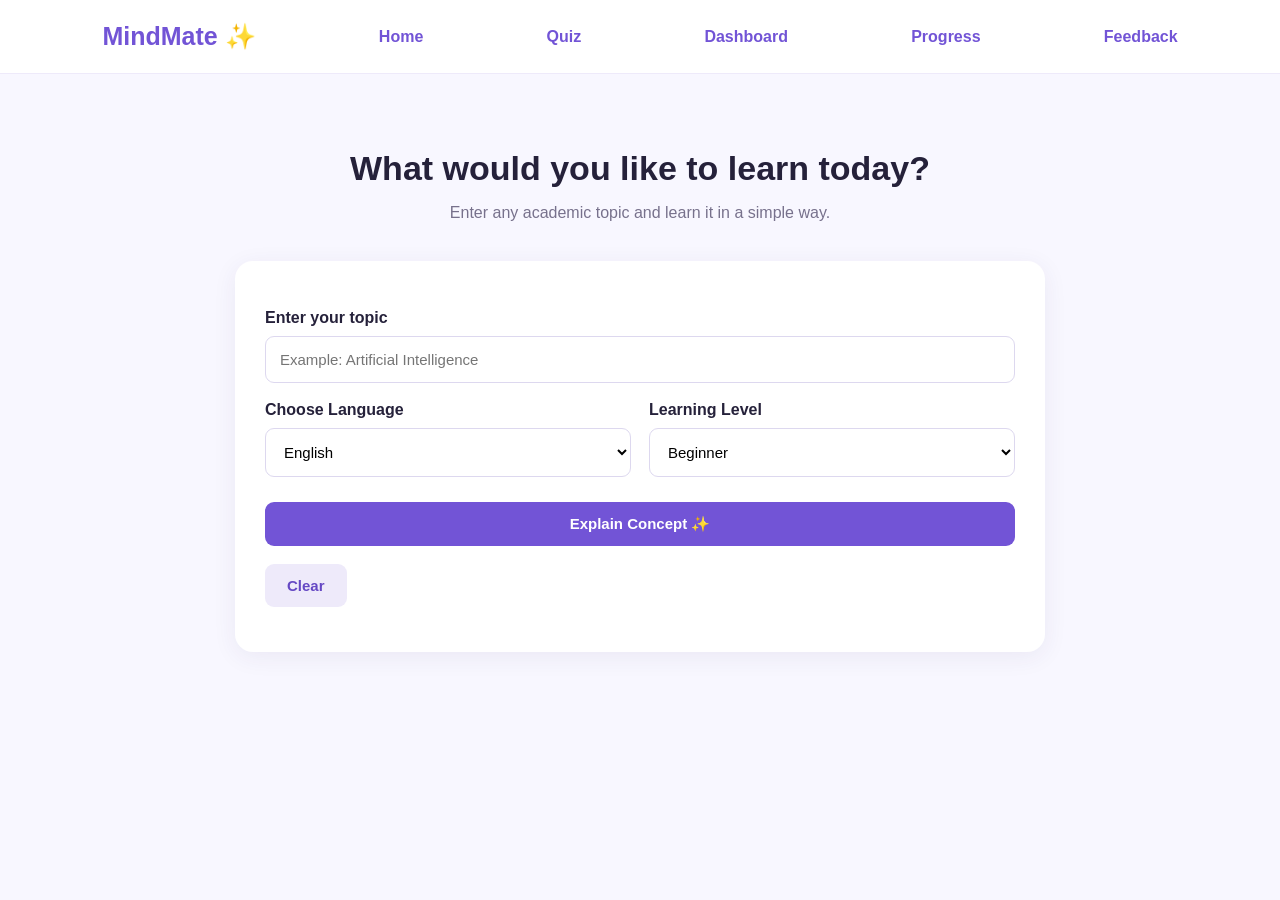
<file: learning.html>
<!DOCTYPE html>
<html lang="en">

<head>
    <meta charset="UTF-8">
    <meta name="viewport" content="width=device-width, initial-scale=1.0">
    <title>MindMate - Learn a Concept</title>

    <style>
        * {
            margin: 0;
            padding: 0;
            box-sizing: border-box;
        }

        body {
            font-family: Arial, sans-serif;
            background: #f8f7ff;
            color: #25213a;
        }

        header {
            display: flex;
            justify-content: space-between;
            align-items: center;
            flex-wrap: wrap;
            gap: 15px;
            padding: 22px 8%;
            background: white;
            border-bottom: 1px solid #eeeafa;
        }

        .logo {
            font-size: 25px;
            font-weight: bold;
            color: #7254d6;
        }

        header a {
            color: #7254d6;
            text-decoration: none;
            font-weight: bold;
        }

        .container {
            max-width: 850px;
            margin: 55px auto;
            padding: 20px;
        }

        .intro {
            text-align: center;
            margin-bottom: 35px;
        }

        .intro h1 {
            font-size: 34px;
            margin-bottom: 12px;
        }

        .intro p {
            color: #77718c;
            line-height: 1.6;
        }

        .learning-card {
            background: white;
            padding: 30px;
            border-radius: 18px;
            box-shadow: 0 5px 25px rgba(60, 40, 100, 0.07);
        }

        label {
            display: block;
            font-weight: bold;
            margin: 18px 0 9px;
        }

        input,
        select {
            width: 100%;
            padding: 14px;
            border: 1px solid #ddd8ef;
            border-radius: 9px;
            font-size: 15px;
            outline: none;
            background: white;
        }

        input:focus,
        select:focus {
            border-color: #7254d6;
        }

        .options {
            display: grid;
            grid-template-columns: 1fr 1fr;
            gap: 18px;
        }

        button {
            border: none;
            padding: 13px 22px;
            border-radius: 9px;
            cursor: pointer;
            font-size: 15px;
            font-weight: bold;
        }

        .explain-btn {
            background: #7254d6;
            color: white;
            width: 100%;
            margin-top: 25px;
        }

        .explain-btn:hover {
            background: #5c40b9;
        }

        .explain-btn:disabled {
            opacity: 0.6;
            cursor: not-allowed;
        }

        .clear-btn {
            background: #eeeafa;
            color: #6548c4;
            margin-top: 18px;
        }

        .result {
            display: none;
            background: white;
            margin-top: 25px;
            padding: 28px;
            border-radius: 16px;
            border: 1px solid #e8e2fa;
            line-height: 1.8;
        }

        .result h2 {
            color: #7254d6;
            margin-bottom: 15px;
        }

        .result h3 {
            margin-top: 18px;
            margin-bottom: 5px;
        }

        .result p {
            color: #625d70;
            white-space: pre-line;
        }

        .status {
            margin-top: 15px;
            color: #7254d6;
        }

        @media(max-width: 600px) {
            .container {
                margin: 25px auto;
            }

            .intro h1 {
                font-size: 27px;
            }

            .learning-card {
                padding: 20px;
            }

            .options {
                grid-template-columns: 1fr;
                gap: 0;
            }
        }
    </style>
</head>

<body>

    <header>
        <div class="logo">MindMate ✨</div>
        <a href="/">Home</a>
        <a href="/quiz.html">Quiz</a>
        <a href="/dashboard.html">Dashboard</a>
        <a href="/progress.html">Progress</a>
        <a href="/feedback.html">Feedback</a>
    </header>

    <main class="container">

        <div class="intro">
            <h1>What would you like to learn today?</h1>
            <p>Enter any academic topic and learn it in a simple way.</p>
        </div>

        <section class="learning-card">

            <label for="topic">Enter your topic</label>
            <input type="text" id="topic" placeholder="Example: Artificial Intelligence">

            <div class="options">

                <div>
                    <label for="language">Choose Language</label>
                    <select id="language">
                        <option value="English">English</option>
                        <option value="Tamil">Tamil</option>
                        <option value="Tanglish">Tanglish</option>
                    </select>
                </div>

                <div>
                    <label for="level">Learning Level</label>
                    <select id="level">
                        <option value="Beginner">Beginner</option>
                        <option value="Intermediate">Intermediate</option>
                        <option value="Advanced">Advanced</option>
                    </select>
                </div>

            </div>

            <button class="explain-btn" id="explainBtn" onclick="explainConcept()">
                Explain Concept ✨
            </button>

            <button class="clear-btn" onclick="clearForm()">
                Clear
            </button>

            <p class="status" id="status"></p>


            <section class="result" id="result">

                <h2 id="resultTitle">Your Learning Explanation</h2>

                <h3>Simple Definition</h3>
                <p id="definition"></p>

                <h3>Step-by-Step Explanation</h3>
                <div id="steps"></div>

                <h3>Real-World Example</h3>
                <p id="example"></p>

                <p id="demoNote" style="margin-top:20px;font-size:13px;">
                </p>

            </section>


    </main>

    <script>
        async function explainConcept() {

            const topic = document.getElementById("topic").value.trim();
            const language = document.getElementById("language").value;
            const level = document.getElementById("level").value;
            const result = document.getElementById("result");
            const button = document.querySelector(".explain-btn");

            if (!topic) {
                alert("Please enter a topic first!");
                return;
            }

            button.disabled = true;
            button.textContent = "Generating explanation...";

            try {
                const response = await fetch("/api/explain", {
                    method: "POST",
                    headers: {
                        "Content-Type": "application/json"
                    },
                    body: JSON.stringify({
                        topic: topic,
                        language: language,
                        level: level
                    })
                });

                const data = await response.json();

                if (!response.ok) {
                    throw new Error(data.error || "Something went wrong");
                }

                document.getElementById("resultTitle").textContent = data.title;
                document.getElementById("definition").textContent = data.definition;
                const stepsContainer = document.getElementById("steps");
                stepsContainer.innerHTML = "";

                const stepsText = String(data.steps || "")
                    .replace(/\\\./g, ".")
                    .replace(/\\n/g, "\n")
                    .replace(/Step\s*\n\s*(\d+)\s*:/gi, "Step $1:");
                const stepItems = stepsText
                    .split(/(?=(?:Step\s*)?\d+\s*[:.)]\s*)/i)
                    .map(step => step.trim())
                    .filter(step => step.length > 0);

                stepItems.forEach(step => {
                    const paragraph = document.createElement("p");
                    paragraph.textContent = step;
                    stepsContainer.appendChild(paragraph);
                });
                document.getElementById("example").textContent = data.example;

                result.style.display = "block";
                // Save learned topic
                const learnedTopics = JSON.parse(
                    localStorage.getItem("learnedTopics") || "[]"
                );

                if (!learnedTopics.some(
                    item => item.toLowerCase() === topic.toLowerCase()
                )) {
                    learnedTopics.push(topic);

                    localStorage.setItem(
                        "learnedTopics",
                        JSON.stringify(learnedTopics)
                    );
                }
                result.scrollIntoView({ behavior: "smooth" });

            } catch (error) {
                alert(error.message);
            } finally {
                button.disabled = false;
                button.textContent = "Explain Concept ✨";
            }
        }

        function clearForm() {
            document.getElementById("topic").value = "";
            document.getElementById("language").value = "English";
            document.getElementById("level").value = "Beginner";
            document.getElementById("result").style.display = "none";
        }

    </script>

    <script>
        const params = new URLSearchParams(window.location.search);
        const topic = params.get("topic");

        if (topic) {
            document.getElementById("topic").value = topic;
            explainConcept();
        }
    </script>

</body>

</html>
</file>
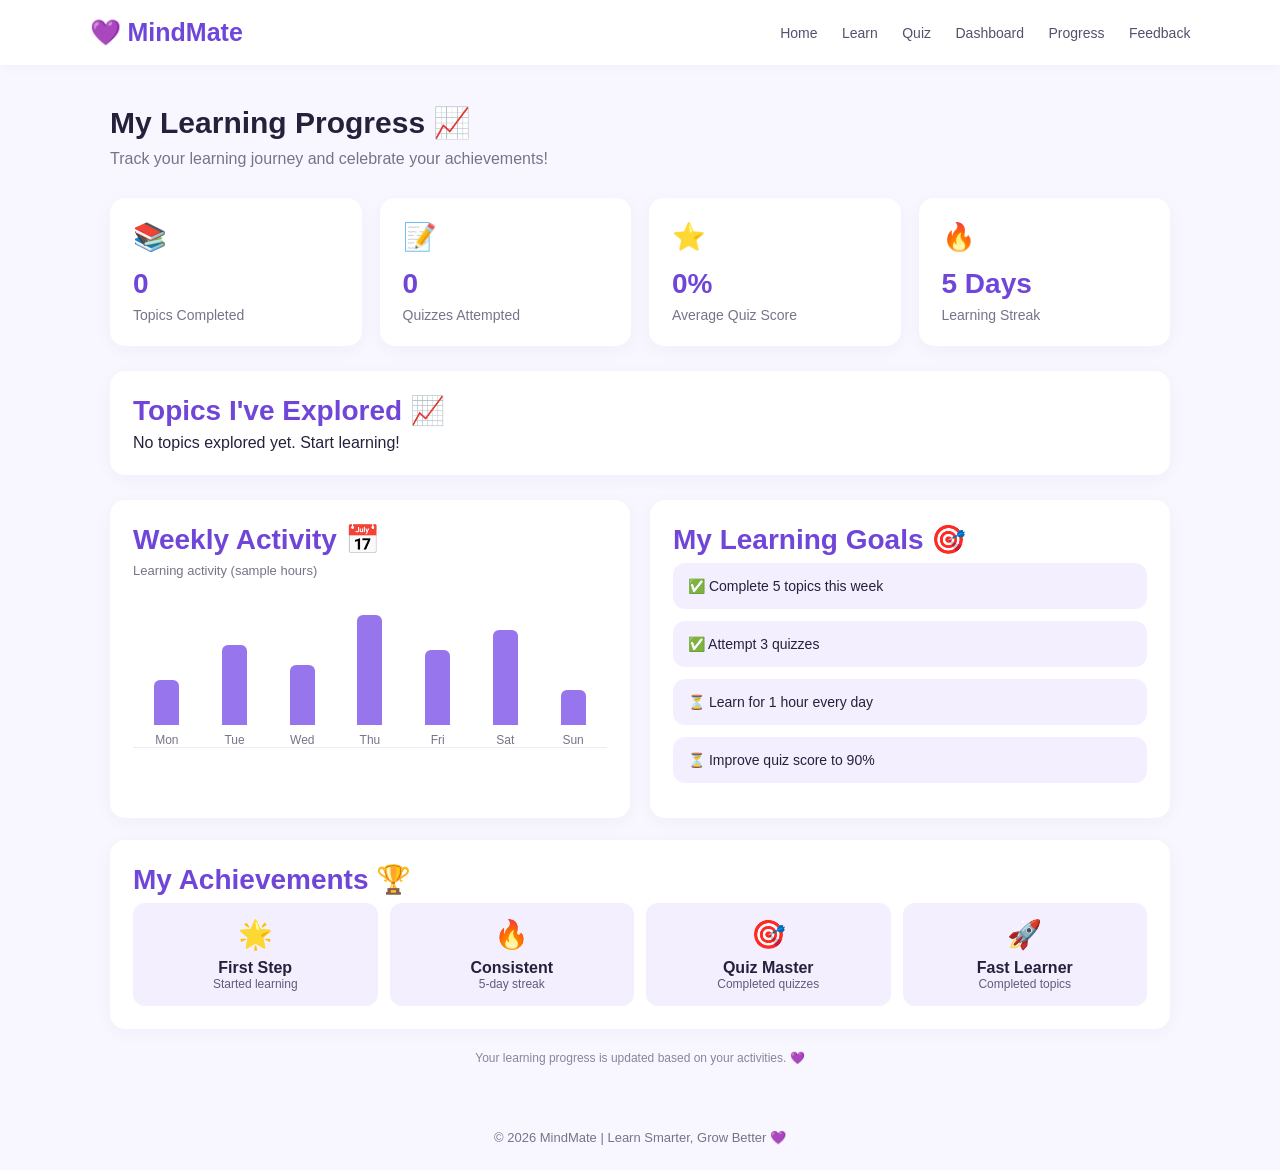
<file: progress.html>
<!DOCTYPE html>
<html lang="en">

<head>
    <meta charset="UTF-8">
    <meta name="viewport" content="width=device-width, initial-scale=1.0">
    <title>MindMate - My Progress</title>

    <style>
        * {
            margin: 0;
            padding: 0;
            box-sizing: border-box;
            font-family: Arial, sans-serif;
        }

        body {
            background: #f8f7ff;
            color: #25213b;
        }

        header {
            background: white;
            padding: 18px 7%;
            display: flex;
            justify-content: space-between;
            align-items: center;
            flex-wrap: wrap;
            gap: 15px;
            box-shadow: 0 2px 12px #0000000a;
        }

        .logo {
            color: #7046d8;
            font-size: 25px;
            font-weight: bold;
        }

        nav a {
            text-decoration: none;
            color: #55516a;
            margin-left: 20px;
            font-size: 14px;
        }

        nav a:hover {
            color: #7046d8;
        }

        .container {
            max-width: 1100px;
            margin: 40px auto;
            padding: 0 20px;
        }

        .welcome {
            margin-bottom: 30px;
        }

        .welcome h1 {
            font-size: 30px;
            margin-bottom: 10px;
        }

        .welcome p {
            color: #77738a;
        }

        .stats {
            display: grid;
            grid-template-columns: repeat(auto-fit, minmax(200px, 1fr));
            gap: 18px;
            margin-bottom: 25px;
        }

        .card {
            background: white;
            padding: 23px;
            border-radius: 15px;
            box-shadow: 0 4px 18px #30205b0a;
        }

        .stat-icon {
            font-size: 27px;
            margin-bottom: 15px;
        }

        .card h2 {
            font-size: 28px;
            margin-bottom: 7px;
            color: #7046d8;
        }

        .card p {
            color: #77738a;
            font-size: 14px;
        }

        .section-title {
            font-size: 21px;
            margin-bottom: 18px;
        }

        .progress-section {
            margin-bottom: 25px;
        }

        .progress-item {
            margin-bottom: 22px;
        }

        .progress-info {
            display: flex;
            justify-content: space-between;
            margin-bottom: 9px;
            font-size: 14px;
        }

        .progress-bar {
            height: 10px;
            background: #eeeaf8;
            border-radius: 20px;
            overflow: hidden;
        }

        .progress-fill {
            height: 100%;
            background: linear-gradient(90deg, #8b65ed, #6841cb);
            border-radius: 20px;
        }

        .bottom-grid {
            display: grid;
            grid-template-columns: repeat(auto-fit, minmax(280px, 1fr));
            gap: 20px;
        }

        .activity {
            display: flex;
            align-items: end;
            justify-content: space-around;
            height: 150px;
            margin-top: 20px;
            border-bottom: 1px solid #eeeaf8;
        }

        .bar-column {
            text-align: center;
            color: #77738a;
            font-size: 12px;
        }

        .bar {
            width: 25px;
            background: #9675ed;
            border-radius: 6px 6px 0 0;
            margin: 0 auto 8px;
        }

        .goal {
            background: #f3efff;
            padding: 15px;
            border-radius: 12px;
            margin-bottom: 12px;
            font-size: 14px;
        }

        .badge-list {
            display: flex;
            flex-wrap: wrap;
            gap: 12px;
        }

        .achievement {
            background: #f3efff;
            padding: 15px;
            border-radius: 12px;
            text-align: center;
            flex: 1;
            min-width: 100px;
        }

        .achievement span {
            display: block;
            font-size: 28px;
            margin-bottom: 8px;
        }

        .achievement p {
            font-size: 12px;
            color: #625b78;
        }

        .note {
            margin-top: 22px;
            color: #8a849c;
            font-size: 12px;
            text-align: center;
        }

        footer {
            text-align: center;
            padding: 25px;
            color: #77738a;
            font-size: 13px;
        }

        @media(max-width: 600px) {
            header {
                padding: 16px 5%;
            }

            nav a {
                margin-left: 10px;
                font-size: 12px;
            }

            .welcome h1 {
                font-size: 25px;
            }

            .container {
                margin-top: 25px;
            }
        }
    </style>
</head>

<body>

    <header>
        <div class="logo">💜 MindMate</div>

        <nav>
            <a href="index.html">Home</a>
            <a href="learning.html">Learn</a>
            <a href="quiz.html">Quiz</a>
            <a href="dashboard.html">Dashboard</a>
            <a href="progress.html">Progress</a>
            <a href="feedback.html">Feedback</a>
        </nav>
    </header>

    <main class="container">

        <section class="welcome">
            <h1>My Learning Progress 📈</h1>
            <p>Track your learning journey and celebrate your achievements!</p>
        </section>

        <section class="stats">

            <div class="card">
                <div class="stat-icon">📚</div>
                <h2 id="topicsCompleted">0</h2>
                <p>Topics Completed</p>
            </div>

            <div class="card">
                <div class="stat-icon">📝</div>
                <h2 id="quizzesAttempted">0</h2>
                <p>Quizzes Attempted</p>
            </div>

            <div class="card">
                <div class="stat-icon">⭐</div>
                <h2 id="progressAverage">0%</h2>
                <p>Average Quiz Score</p>
            </div>

            <div class="card">
                <div class="stat-icon">🔥</div>
                <h2>5 Days</h2>
                <p>Learning Streak</p>
            </div>

        </section>

        <section class="card progress-section">
            <h2 class="section-title">Topics I've Explored 📈</h2>
            <div id="topicProgressList"></div>
        </section>

        <section class="bottom-grid">

            <div class="card">
                <h2 class="section-title">Weekly Activity 📅</h2>
                <p style="color:#77738a;font-size:13px;">
                    Learning activity (sample hours)
                </p>

                <div class="activity">
                    <div class="bar-column">
                        <div class="bar" style="height:45px"></div>
                        Mon
                    </div>
                    <div class="bar-column">
                        <div class="bar" style="height:80px"></div>
                        Tue
                    </div>
                    <div class="bar-column">
                        <div class="bar" style="height:60px"></div>
                        Wed
                    </div>
                    <div class="bar-column">
                        <div class="bar" style="height:110px"></div>
                        Thu
                    </div>
                    <div class="bar-column">
                        <div class="bar" style="height:75px"></div>
                        Fri
                    </div>
                    <div class="bar-column">
                        <div class="bar" style="height:95px"></div>
                        Sat
                    </div>
                    <div class="bar-column">
                        <div class="bar" style="height:35px"></div>
                        Sun
                    </div>
                </div>
            </div>

            <div class="card">
                <h2 class="section-title">My Learning Goals 🎯</h2>

                <div class="goal">
                    ✅ Complete 5 topics this week
                </div>

                <div class="goal">
                    ✅ Attempt 3 quizzes
                </div>

                <div class="goal">
                    ⏳ Learn for 1 hour every day
                </div>

                <div class="goal">
                    ⏳ Improve quiz score to 90%
                </div>
            </div>

        </section>

        <section class="card" style="margin-top:22px;">
            <h2 class="section-title">My Achievements 🏆</h2>

            <div class="badge-list">

                <div class="achievement">
                    <span>🌟</span>
                    <strong>First Step</strong>
                    <p>Started learning</p>
                </div>

                <div class="achievement">
                    <span>🔥</span>
                    <strong>Consistent</strong>
                    <p>5-day streak</p>
                </div>

                <div class="achievement">
                    <span>🎯</span>
                    <strong>Quiz Master</strong>
                    <p>Completed quizzes</p>
                </div>

                <div class="achievement">
                    <span>🚀</span>
                    <strong>Fast Learner</strong>
                    <p>Completed topics</p>
                </div>

            </div>
        </section>

        <p class="note">
            Your learning progress is updated based on your activities. 💜
        </p>

    </main>

    <footer>
        © 2026 MindMate | Learn Smarter, Grow Better 💜
    </footer>

    <script>
        // Get saved learning data
        const learnedTopics = JSON.parse(
            localStorage.getItem("learnedTopics") || "[]"
        );

        const quizHistory = JSON.parse(
            localStorage.getItem("quizHistory") || "[]"
        );

        // Update topics completed
        document.getElementById("topicsCompleted").textContent =
            learnedTopics.length;

        // Update quizzes attempted
        document.getElementById("quizzesAttempted").textContent =
            quizHistory.length;

        // Calculate average quiz score
        const totalScore = quizHistory.reduce(
            (sum, quiz) => sum + quiz.score, 0
        );

        const totalQuestions = quizHistory.reduce(
            (sum, quiz) => sum + quiz.total, 0
        );

        const average = totalQuestions > 0
            ? Math.round((totalScore / totalQuestions) * 100)
            : 0;

        document.getElementById("progressAverage").textContent =
            average + "%";

        const topicList = document.getElementById("topicProgressList");

        if (learnedTopics.length === 0) {
            topicList.textContent = "No topics explored yet. Start learning!";
        } else {
            learnedTopics.forEach(topic => {
                const item = document.createElement("div");
                item.className = "progress-item";

                const info = document.createElement("div");
                info.className = "progress-info";

                const name = document.createElement("span");
                name.textContent = topic;

                const status = document.createElement("strong");
                status.textContent = "Explored";

                info.appendChild(name);
                info.appendChild(status);
                item.appendChild(info);

                topicList.appendChild(item);
            });
        }
    </script>

</body>

</html>
</file>
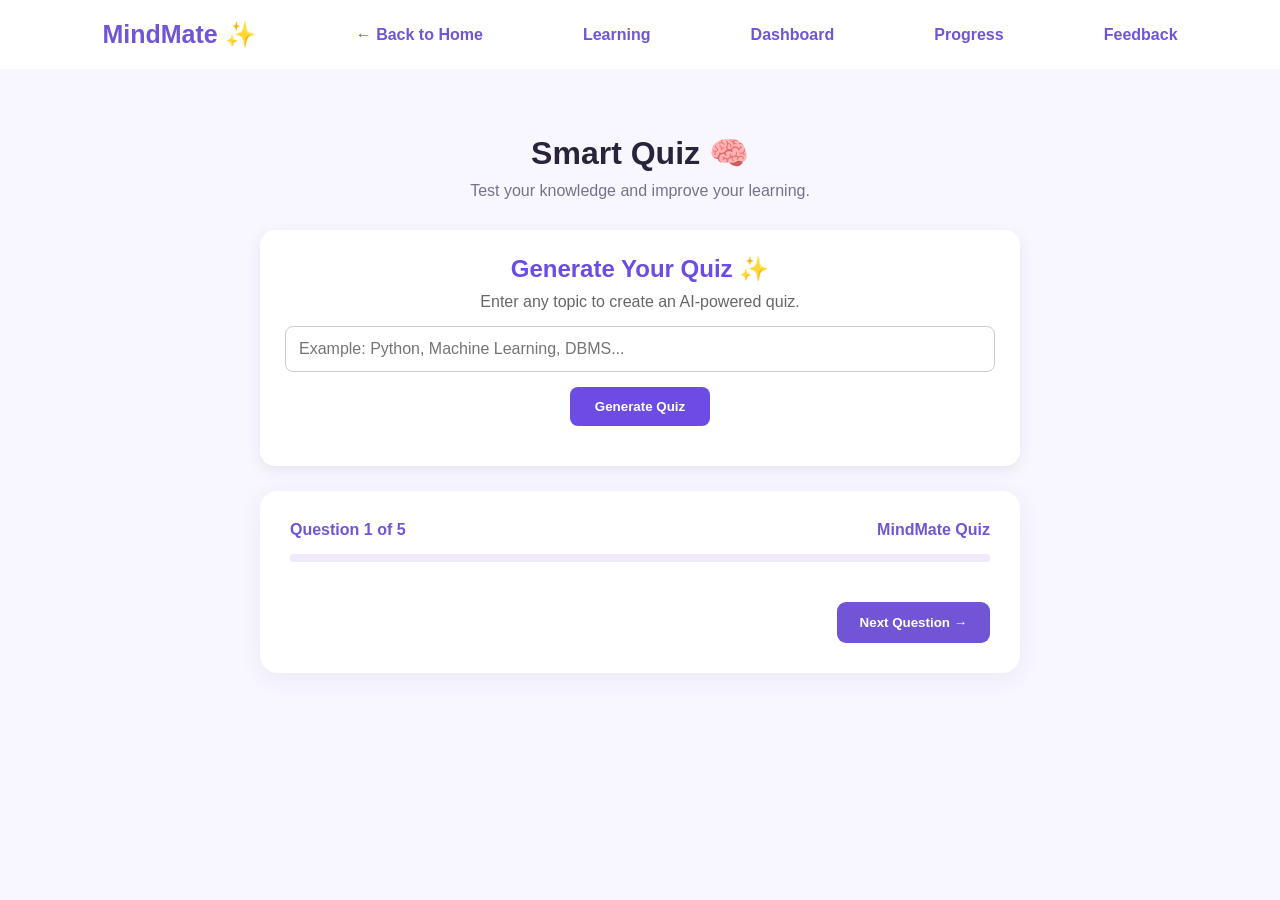
<file: quiz.html>
<!DOCTYPE html>
<html lang="en">

<head>
    <meta charset="UTF-8">
    <meta name="viewport" content="width=device-width, initial-scale=1.0">
    <title>MindMate - Smart Quiz</title>

    <style>
        * {
            box-sizing: border-box;
            margin: 0;
            padding: 0;
        }

        body {
            font-family: Arial, sans-serif;
            background: #f8f7ff;
            color: #29243b;
        }

        header {
            background: white;
            padding: 20px 8%;
            display: flex;
            justify-content: space-between;
            align-items: center;
        }

        .logo {
            color: #7254d6;
            font-size: 25px;
            font-weight: bold;
        }

        header a {
            color: #7254d6;
            text-decoration: none;
            font-weight: bold;
        }

        .container {
            max-width: 800px;
            margin: 45px auto;
            padding: 20px;
        }

        .intro {
            text-align: center;
            margin-bottom: 30px;
        }

        .intro h1 {
            font-size: 32px;
            margin-bottom: 10px;
        }

        .intro p {
            color: #77718c;
        }

        .quiz-card {
            background: white;
            padding: 30px;
            border-radius: 18px;
            box-shadow: 0 5px 25px rgba(60, 40, 100, .07);
        }

        .top-info {
            display: flex;
            justify-content: space-between;
            color: #7254d6;
            font-weight: bold;
            margin-bottom: 15px;
        }

        .progress {
            height: 8px;
            background: #eeeafa;
            border-radius: 10px;
            margin-bottom: 25px;
            overflow: hidden;
        }

        .progress-bar {
            height: 100%;
            width: 0;
            background: #7254d6;
            transition: width .3s;
        }

        .question {
            font-size: 21px;
            margin-bottom: 20px;
        }

        .option {
            display: block;
            padding: 15px;
            border: 1px solid #e2ddef;
            border-radius: 10px;
            margin-bottom: 12px;
            cursor: pointer;
        }

        .option:hover {
            border-color: #7254d6;
            background: #f8f6ff;
        }

        .option input {
            margin-right: 10px;
            accent-color: #7254d6;
        }

        button {
            padding: 13px 23px;
            border: none;
            border-radius: 9px;
            background: #7254d6;
            color: white;
            font-weight: bold;
            cursor: pointer;
        }

        button:disabled {
            opacity: .5;
            cursor: not-allowed;
        }

        #nextBtn {
            margin-top: 15px;
            float: right;
        }

        .result {
            display: none;
            background: white;
            padding: 30px;
            margin-top: 25px;
            border-radius: 16px;
            text-align: center;
        }

        .result h2 {
            color: #7254d6;
            margin-bottom: 15px;
        }

        .result p {
            margin: 10px 0;
            line-height: 1.6;
        }

        #feedback {
            margin-top: 18px;
            color: #625d70;
        }

        @media(max-width:600px) {
            .container {
                margin: 20px auto;
            }

            .intro h1 {
                font-size: 26px;
            }

            .quiz-card {
                padding: 20px;
            }
        }

        .topic-box {
            background: white;
            padding: 25px;
            border-radius: 15px;
            margin-bottom: 25px;
            text-align: center;
            box-shadow: 0 4px 15px rgba(0, 0, 0, 0.08);
        }

        .topic-box h2 {
            color: #6c4ce4;
            margin-bottom: 10px;
        }

        .topic-box p {
            margin-bottom: 15px;
            color: #666;
        }

        .topic-box input {
            width: 100%;
            padding: 13px;
            border: 1px solid #ccc;
            border-radius: 8px;
            margin-bottom: 15px;
            font-size: 16px;
        }

        .topic-box button {
            background: #6c4ce4;
            color: white;
            padding: 12px 25px;
            border: none;
            border-radius: 8px;
            cursor: pointer;
        }

        .review-section {
            background: white;
            padding: 25px;
            border-radius: 15px;
            margin-top: 25px;
            box-shadow: 0 4px 15px rgba(0, 0, 0, 0.08);
        }

        .review-section h2 {
            color: #6c4ce4;
            margin-bottom: 20px;
        }

        .review-item {
            padding: 15px;
            margin-bottom: 15px;
            border: 1px solid #ddd;
            border-radius: 10px;
        }

        .review-item h3 {
            color: #6c4ce4;
            margin-bottom: 10px;
        }

        .review-item p {
            margin: 8px 0;
        }
    </style>
</head>

<body>

    <header>
        <div class="logo">MindMate ✨</div>
        <a href="index.html">← Back to Home</a>
        <a href="learning.html">Learning</a>
        <a href="dashboard.html">Dashboard</a>
        <a href="progress.html">Progress</a>
        <a href="feedback.html">Feedback</a>
    </header>

    <main class="container">

        <div class="intro">
            <h1>Smart Quiz 🧠</h1>
            <p>Test your knowledge and improve your learning.</p>
        </div>

        <div class="topic-box">
            <h2>Generate Your Quiz ✨</h2>
            <p>Enter any topic to create an AI-powered quiz.</p>

            <input type="text" id="quizTopic" placeholder="Example: Python, Machine Learning, DBMS...">

            <button onclick="startQuiz()">Generate Quiz</button>

            <p id="quizStatus"></p>
        </div>

        <section class="quiz-card" id="quizCard">

            <div class="top-info">
                <span id="questionCount">Question 1 of 5</span>
                <span>MindMate Quiz</span>
            </div>

            <div class="progress">
                <div class="progress-bar" id="progressBar"></div>
            </div>

            <h2 class="question" id="question"></h2>

            <div id="options"></div>

            <button id="nextBtn" onclick="nextQuestion()">Next Question →</button>
            <div style="clear:both"></div>

        </section>

        <section class="result" id="result">
            <h2>Quiz Completed! 🎉</h2>
            <h1 id="score"></h1>
            <p id="message"></p>
            <p id="feedback"></p>
            <button onclick="restartQuiz()">Try Again</button>
        </section>

        <section class="review-section" id="reviewSection" style="display: none;">
            <h2>Quiz Review 📘</h2>
            <div id="reviewContainer"></div>
        </section>

    </main>

    <script>
        let questions = [];
        let current = 0;
        let score = 0;
        let answers = [];

        // Fixed fallback questions
        const fallbackQuestions = [
            {
                question: "What does AI stand for?",
                options: ["Automatic Internet", "Artificial Intelligence", "Advanced Information", "Applied Integration"],
                answer: 1
            },
            {
                question: "Which of these is an example of AI?",
                options: ["A wooden chair", "A basic pencil", "A voice assistant", "A paper notebook"],
                answer: 2
            },
            {
                question: "What is the main purpose of Machine Learning?",
                options: ["To learn patterns from data", "To print documents", "To store books", "To draw pictures only"],
                answer: 0
            },
            {
                question: "Which language is commonly used in AI development?",
                options: ["HTML only", "Python", "CSS only", "XML only"],
                answer: 1
            },
            {
                question: "What is a chatbot?",
                options: ["A computer keyboard", "A storage device", "A program that communicates with users", "A type of printer"],
                answer: 2
            }
        ];

        // Generate AI quiz
        async function startQuiz() {
            const topic = document.getElementById("quizTopic").value.trim();
            const status = document.getElementById("quizStatus");
            const button = document.querySelector(".topic-box button");

            if (!topic) {
                status.textContent = "Please enter a topic!";
                return;
            }

            button.disabled = true;
            button.textContent = "Generating Quiz...";
            status.textContent = "AI is preparing your questions. Please wait...";

            try {
                const response = await fetch("/api/quiz", {
                    method: "POST",
                    headers: {
                        "Content-Type": "application/json"
                    },
                    body: JSON.stringify({ topic: topic })
                });

                if (!response.ok) {
                    throw new Error("Quiz generation failed");
                }

                const data = await response.json();

                if (!Array.isArray(data.questions) || data.questions.length !== 5) {
                    throw new Error("Invalid quiz data");
                }

                questions = data.questions;
                status.textContent = "AI-generated quiz ready! ✨";

            } catch (error) {
                questions = fallbackQuestions;
                status.textContent =
                    "AI is unavailable. Showing our fixed AI sample quiz instead.";
            }

            button.disabled = false;
            button.textContent = "Generate Quiz";

            current = 0;
            score = 0;
            answers = [];

            document.getElementById("result").style.display = "none";
            document.getElementById("quizCard").style.display = "block";

            showQuestion();
        }

        function showQuestion() {
            const q = questions[current];

            document.getElementById("questionCount").textContent =
                `Question ${current + 1} of ${questions.length}`;

            document.getElementById("progressBar").style.width =
                `${(current / questions.length) * 100}%`;

            document.getElementById("question").textContent = q.question;

            const optionsContainer = document.getElementById("options");
            optionsContainer.innerHTML = "";

            q.options.forEach((option, index) => {
                const label = document.createElement("label");
                label.className = "option";

                const radio = document.createElement("input");
                radio.type = "radio";
                radio.name = "answer";
                radio.value = index;

                label.appendChild(radio);
                label.appendChild(document.createTextNode(" " + option));

                optionsContainer.appendChild(label);
            });

            document.getElementById("nextBtn").textContent =
                current === questions.length - 1
                    ? "Submit Quiz"
                    : "Next Question →";
        }

        function nextQuestion() {
            const selected =
                document.querySelector('input[name="answer"]:checked');

            if (!selected) {
                alert("Please select an answer!");
                return;
            }

            answers[current] = Number(selected.value);

            if (answers[current] === questions[current].answer) {
                score++;
            }

            current++;

            if (current < questions.length) {
                showQuestion();
            } else {
                showResult();
            }
        }

        function showResult() {
            document.getElementById("quizCard").style.display = "none";
            document.getElementById("result").style.display = "block";
            document.getElementById("progressBar").style.width = "100%";

            document.getElementById("score").textContent =
                `${score} / ${questions.length}`;

            document.getElementById("message").textContent =
                score >= 4 ? "Excellent work! 🌟" :
                    score >= 3 ? "Good job! Keep learning. 👍" :
                        "Keep practising. You can improve! 💜";

            document.getElementById("feedback").textContent =
                `You answered ${score} questions correctly and ${questions.length - score} incorrectly.`;

            // Save quiz result in browser
            const quizHistory = JSON.parse(
                localStorage.getItem("quizHistory") || "[]"
            );

            quizHistory.push({
                topic: document.getElementById("quizTopic").value.trim(),
                score: score,
                total: questions.length,
                date: new Date().toLocaleString()
            });

            localStorage.setItem(
                "quizHistory",
                JSON.stringify(quizHistory)
            );
            // Show Quiz Review
            const reviewSection = document.getElementById("reviewSection");
            const reviewContainer = document.getElementById("reviewContainer");

            reviewContainer.innerHTML = "";

            questions.forEach((q, index) => {
                const isCorrect = answers[index] === q.answer;

                const reviewItem = document.createElement("div");
                reviewItem.className = "review-item";

                reviewItem.innerHTML = `
            <h3>Question ${index + 1}</h3>
            <p>${q.question}</p>
            <p>${isCorrect ? "✅ Correct" : "❌ Incorrect"}</p>
            <p>Your Answer: ${q.options[answers[index]]}</p>
            <p>Correct Answer: ${q.options[q.answer]}</p>
        `;

                reviewContainer.appendChild(reviewItem);
            });

            reviewSection.style.display = "block";
        }

        function restartQuiz() {
            current = 0;
            score = 0;
            answers = [];

            document.getElementById("quizCard").style.display = "block";
            document.getElementById("result").style.display = "none";

            showQuestion();
        }
    </script>
</body>

</html>
</file>
<file: css/styles.css>
/* ==========================================================================
   MindMate – AI Learning Assistant
   Modern, Minimalist, Light Theme with Primary Purple Palette
   ========================================================================== */

/* ---------------- CSS Variables ---------------- */
:root {
  /* Brand Purple Palette */
  --primary-50: #F5F3FF;
  --primary-100: #EDE9FE;
  --primary-200: #DDD6FE;
  --primary-300: #C4B5FD;
  --primary-400: #A78BFA;
  --primary-500: #8B5CF6;
  --primary-600: #7C3AED;  /* Main Brand Purple */
  --primary-700: #6D28D9;  /* Deep Brand Purple */
  --primary-800: #5B21B6;
  --primary-gradient: linear-gradient(135deg, #7C3AED 0%, #8B5CF6 60%, #A855F7 100%);
  --primary-gradient-subtle: linear-gradient(135deg, rgba(124, 58, 237, 0.08) 0%, rgba(168, 85, 247, 0.05) 100%);
  --hero-glow: radial-gradient(circle at 50% 50%, rgba(124, 58, 237, 0.12) 0%, transparent 70%);

  /* Neutrals & Surfaces (Light Theme) */
  --bg-body: #F8FAFC;
  --bg-card: #FFFFFF;
  --bg-card-hover: #FAF9FF;
  --bg-subtle: #F1F5F9;
  
  /* Text Colors */
  --text-heading: #0F172A;
  --text-body: #334155;
  --text-muted: #64748B;
  --text-light: #94A3B8;
  
  /* Borders & Dividers */
  --border-subtle: #E2E8F0;
  --border-focus: #C4B5FD;
  --border-purple: rgba(124, 58, 237, 0.18);

  /* Shadows */
  --shadow-sm: 0 2px 4px rgba(15, 23, 42, 0.04);
  --shadow-md: 0 8px 24px -4px rgba(124, 58, 237, 0.08), 0 4px 8px -2px rgba(15, 23, 42, 0.04);
  --shadow-lg: 0 16px 36px -6px rgba(124, 58, 237, 0.12), 0 6px 12px -3px rgba(15, 23, 42, 0.04);
  --shadow-glow: 0 0 35px rgba(124, 58, 237, 0.22);

  /* Radii */
  --radius-sm: 8px;
  --radius-md: 14px;
  --radius-lg: 20px;
  --radius-xl: 28px;
  --radius-full: 9999px;

  /* Fonts */
  --font-main: 'Plus Jakarta Sans', system-ui, -apple-system, BlinkMacSystemFont, 'Segoe UI', Roboto, sans-serif;
  --font-tamil: 'Noto Sans Tamil', 'Plus Jakarta Sans', system-ui, sans-serif;

  /* Transitions */
  --transition-fast: 0.18s cubic-bezier(0.4, 0, 0.2, 1);
  --transition-normal: 0.28s cubic-bezier(0.4, 0, 0.2, 1);
}

/* ---------------- Reset & Base ---------------- */
*, *::before, *::after {
  box-sizing: border-box;
  margin: 0;
  padding: 0;
}

html {
  scroll-behavior: smooth;
  font-size: 16px;
  -webkit-font-smoothing: antialiased;
  -moz-osx-font-smoothing: grayscale;
}

body {
  font-family: var(--font-main);
  background-color: var(--bg-body);
  color: var(--text-body);
  line-height: 1.6;
  overflow-x: hidden;
  position: relative;
}

a {
  color: inherit;
  text-decoration: none;
}

button {
  font-family: inherit;
  cursor: pointer;
  border: none;
  background: none;
}

img, svg {
  vertical-align: middle;
}

/* Container */
.container {
  width: 100%;
  max-width: 1200px;
  margin-left: auto;
  margin-right: auto;
  padding-left: 24px;
  padding-right: 24px;
}

/* ---------------- Typography Utilities ---------------- */
.text-gradient {
  background: var(--primary-gradient);
  -webkit-background-clip: text;
  -webkit-text-fill-color: transparent;
  display: inline-block;
}

/* ---------------- Header & Navbar ---------------- */
.navbar-header {
  position: sticky;
  top: 0;
  z-index: 1000;
  background-color: rgba(255, 255, 255, 0.88);
  backdrop-filter: blur(12px);
  -webkit-backdrop-filter: blur(12px);
  border-bottom: 1px solid var(--border-subtle);
  transition: all var(--transition-fast);
}

.navbar-header.scrolled {
  box-shadow: 0 4px 20px rgba(15, 23, 42, 0.05);
}

.nav-container {
  max-width: 1200px;
  margin: 0 auto;
  padding: 16px 24px;
  display: flex;
  align-items: center;
  justify-content: space-between;
}

/* Logo */
.logo {
  display: flex;
  align-items: center;
  gap: 10px;
  text-decoration: none;
}

.logo-icon-wrapper {
  width: 40px;
  height: 40px;
  border-radius: var(--radius-md);
  background: var(--primary-gradient);
  display: flex;
  align-items: center;
  justify-content: center;
  color: #FFFFFF;
  box-shadow: 0 4px 12px rgba(124, 58, 237, 0.3);
  transition: transform var(--transition-fast);
}

.logo:hover .logo-icon-wrapper {
  transform: rotate(-6deg) scale(1.05);
}

.logo-icon {
  width: 22px;
  height: 22px;
}

.logo-text {
  font-size: 1.35rem;
  font-weight: 800;
  color: var(--text-heading);
  letter-spacing: -0.02em;
}

.logo-highlight {
  color: var(--primary-600);
}

.logo-badge {
  font-size: 0.7rem;
  font-weight: 700;
  padding: 2px 7px;
  border-radius: var(--radius-full);
  background: var(--primary-100);
  color: var(--primary-700);
  letter-spacing: 0.05em;
  text-transform: uppercase;
}

/* Nav Links */
.nav-links {
  display: flex;
  align-items: center;
  gap: 32px;
}

.nav-link {
  font-size: 0.95rem;
  font-weight: 600;
  color: var(--text-muted);
  transition: color var(--transition-fast);
  position: relative;
  padding: 6px 0;
}

.nav-link:hover, .nav-link.active {
  color: var(--primary-600);
}

.nav-link.active::after {
  content: '';
  position: absolute;
  bottom: 0;
  left: 0;
  width: 100%;
  height: 2px;
  background: var(--primary-600);
  border-radius: var(--radius-full);
}

/* Nav Actions */
.nav-actions {
  display: flex;
  align-items: center;
  gap: 16px;
}

/* Header Language Dropdown */
.language-dropdown-wrapper {
  position: relative;
  display: flex;
  align-items: center;
  background: var(--bg-subtle);
  border: 1px solid var(--border-subtle);
  border-radius: var(--radius-full);
  padding: 6px 12px;
  gap: 6px;
  transition: all var(--transition-fast);
}

.language-dropdown-wrapper:hover {
  border-color: var(--border-focus);
  background: #FFFFFF;
}

.lang-icon {
  width: 16px;
  height: 16px;
  color: var(--primary-600);
}

.lang-select {
  border: none;
  background: transparent;
  font-size: 0.85rem;
  font-weight: 600;
  color: var(--text-body);
  outline: none;
  cursor: pointer;
}

/* Buttons */
.btn {
  display: inline-flex;
  align-items: center;
  justify-content: center;
  gap: 8px;
  font-weight: 700;
  border-radius: var(--radius-full);
  transition: all var(--transition-fast);
  text-align: center;
  white-space: nowrap;
}

.btn-sm {
  padding: 8px 18px;
  font-size: 0.88rem;
}

.btn-lg {
  padding: 14px 28px;
  font-size: 1rem;
}

.btn-block {
  width: 100%;
}

.btn-primary {
  background: var(--primary-gradient);
  color: #FFFFFF;
  box-shadow: 0 4px 14px rgba(124, 58, 237, 0.28);
}

.btn-primary:hover {
  transform: translateY(-2px);
  box-shadow: 0 8px 24px rgba(124, 58, 237, 0.4);
}

.btn-primary:active {
  transform: translateY(0);
}

.btn-outline {
  background: #FFFFFF;
  color: var(--primary-600);
  border: 1.5px solid var(--primary-200);
  box-shadow: var(--shadow-sm);
}

.btn-outline:hover {
  background: var(--primary-50);
  border-color: var(--primary-600);
  transform: translateY(-2px);
  box-shadow: var(--shadow-md);
}

.btn-arrow {
  width: 18px;
  height: 18px;
  transition: transform var(--transition-fast);
}

.btn-primary:hover .btn-arrow {
  transform: translateX(4px);
}

.btn-icon {
  width: 18px;
  height: 18px;
}

/* Mobile Toggle */
.mobile-toggle {
  display: none;
  flex-direction: column;
  gap: 5px;
  background: none;
  padding: 4px;
}

.mobile-toggle span {
  width: 22px;
  height: 2.5px;
  background-color: var(--text-heading);
  border-radius: 2px;
  transition: all var(--transition-fast);
}

/* ---------------- Hero Section ---------------- */
.hero-section {
  position: relative;
  padding: 64px 0 80px;
  overflow: hidden;
}

.hero-bg-blobs {
  position: absolute;
  top: 0;
  left: 0;
  width: 100%;
  height: 100%;
  pointer-events: none;
  z-index: 0;
}

.blob {
  position: absolute;
  border-radius: 50%;
  filter: blur(80px);
  opacity: 0.65;
}

.blob-1 {
  width: 480px;
  height: 480px;
  top: -120px;
  right: -100px;
  background: rgba(196, 181, 253, 0.35);
}

.blob-2 {
  width: 380px;
  height: 380px;
  bottom: -60px;
  left: -80px;
  background: rgba(221, 214, 254, 0.4);
}

.hero-container {
  position: relative;
  z-index: 1;
  display: grid;
  grid-template-columns: 1.15fr 0.95fr;
  gap: 48px;
  align-items: center;
}

/* Hero Content */
.hero-content {
  display: flex;
  flex-direction: column;
  align-items: flex-start;
}

.badge-pill {
  display: inline-flex;
  align-items: center;
  gap: 8px;
  padding: 6px 14px;
  border-radius: var(--radius-full);
  background: var(--primary-100);
  color: var(--primary-700);
  font-size: 0.85rem;
  font-weight: 700;
  margin-bottom: 20px;
  border: 1px solid var(--primary-200);
}

.badge-dot {
  width: 8px;
  height: 8px;
  border-radius: 50%;
  background-color: #10B981;
  box-shadow: 0 0 0 3px rgba(16, 185, 129, 0.2);
}

.hero-title {
  font-size: 3.25rem;
  line-height: 1.15;
  font-weight: 800;
  color: var(--text-heading);
  letter-spacing: -0.03em;
  margin-bottom: 18px;
}

.hero-description {
  font-size: 1.12rem;
  color: var(--text-body);
  line-height: 1.7;
  margin-bottom: 28px;
  max-width: 580px;
}

/* Hero Language Picker */
.hero-lang-picker {
  width: 100%;
  margin-bottom: 32px;
}

.lang-picker-label {
  display: block;
  font-size: 0.82rem;
  font-weight: 700;
  text-transform: uppercase;
  letter-spacing: 0.06em;
  color: var(--text-muted);
  margin-bottom: 10px;
}

.lang-pills {
  display: flex;
  gap: 10px;
  flex-wrap: wrap;
}

.lang-pill {
  display: inline-flex;
  align-items: center;
  gap: 8px;
  padding: 8px 18px;
  border-radius: var(--radius-full);
  background: #FFFFFF;
  border: 1.5px solid var(--border-subtle);
  color: var(--text-body);
  font-size: 0.92rem;
  font-weight: 600;
  box-shadow: var(--shadow-sm);
  transition: all var(--transition-fast);
}

.lang-pill:hover {
  border-color: var(--primary-400);
  color: var(--primary-700);
  background: var(--primary-50);
  transform: translateY(-1px);
}

.lang-pill.active {
  background: var(--primary-600);
  color: #FFFFFF;
  border-color: var(--primary-600);
  box-shadow: 0 4px 12px rgba(124, 58, 237, 0.3);
}

.lang-flag {
  font-size: 1.05rem;
}

/* Hero Buttons */
.hero-buttons {
  display: flex;
  align-items: center;
  gap: 16px;
  margin-bottom: 36px;
  flex-wrap: wrap;
}

/* Hero Trust Stats */
.hero-trust {
  display: flex;
  align-items: center;
  gap: 20px;
  padding-top: 24px;
  border-top: 1px solid var(--border-subtle);
  width: 100%;
}

.trust-item {
  display: flex;
  flex-direction: column;
}

.trust-item strong {
  font-size: 1.25rem;
  font-weight: 800;
  color: var(--primary-700);
  line-height: 1.1;
}

.trust-item span {
  font-size: 0.8rem;
  color: var(--text-muted);
  font-weight: 600;
}

.trust-divider {
  width: 1px;
  height: 28px;
  background-color: var(--border-subtle);
}

/* ---------------- Hero Interactive Preview Visual ---------------- */
.hero-visual {
  display: flex;
  justify-content: center;
}

.interactive-preview-card {
  width: 100%;
  max-width: 480px;
  background: var(--bg-card);
  border: 1px solid var(--border-purple);
  border-radius: var(--radius-xl);
  box-shadow: var(--shadow-lg), var(--shadow-glow);
  overflow: hidden;
  transition: transform var(--transition-normal);
}

.interactive-preview-card:hover {
  transform: translateY(-4px);
}

.preview-header {
  background: var(--primary-50);
  border-bottom: 1px solid var(--border-subtle);
  padding: 14px 18px;
  display: flex;
  align-items: center;
  justify-content: space-between;
}

.preview-dots {
  display: flex;
  gap: 6px;
}

.dot {
  width: 10px;
  height: 10px;
  border-radius: 50%;
}

.dot.red { background-color: #EF4444; }
.dot.yellow { background-color: #F59E0B; }
.dot.green { background-color: #10B981; }

.preview-header-title {
  display: flex;
  align-items: center;
  gap: 6px;
  font-size: 0.8rem;
  font-weight: 700;
  color: var(--primary-800);
}

.status-indicator {
  width: 7px;
  height: 7px;
  border-radius: 50%;
  background-color: #10B981;
}

.preview-chip {
  font-size: 0.72rem;
  font-weight: 700;
  background: #FFFFFF;
  color: var(--primary-600);
  padding: 3px 8px;
  border-radius: var(--radius-full);
  border: 1px solid var(--primary-200);
}

.preview-chat-body {
  padding: 20px;
  display: flex;
  flex-direction: column;
  gap: 16px;
  background: #FFFFFF;
}

.chat-bubble {
  border-radius: var(--radius-lg);
  padding: 14px 16px;
  font-size: 0.9rem;
  line-height: 1.55;
  animation: fadeInBubble 0.3s ease;
}

@keyframes fadeInBubble {
  from { opacity: 0; transform: translateY(6px); }
  to { opacity: 1; transform: translateY(0); }
}

.user-bubble {
  background: var(--bg-subtle);
  color: var(--text-heading);
  border-bottom-right-radius: 4px;
  margin-left: 18px;
  border: 1px solid var(--border-subtle);
}

.bubble-sender {
  font-size: 0.72rem;
  font-weight: 700;
  color: var(--primary-600);
  margin-bottom: 4px;
}

.ai-bubble {
  background: var(--primary-50);
  border: 1px solid var(--primary-200);
  color: var(--text-body);
  border-bottom-left-radius: 4px;
  margin-right: 12px;
}

.bubble-sender-ai {
  display: flex;
  align-items: center;
  gap: 8px;
  font-size: 0.75rem;
  font-weight: 700;
  color: var(--primary-700);
  margin-bottom: 8px;
}

.ai-avatar {
  width: 20px;
  height: 20px;
  background: var(--primary-600);
  color: #FFFFFF;
  border-radius: 50%;
  display: flex;
  align-items: center;
  justify-content: center;
  font-size: 0.62rem;
  font-weight: 800;
}

.concept-callout {
  margin-top: 10px;
  padding: 8px 12px;
  background: #FFFFFF;
  border-left: 3px solid var(--primary-600);
  border-radius: 4px;
  font-size: 0.84rem;
  color: var(--text-heading);
}

/* Prompt Suggestion Pills in Demo */
.preview-prompt-suggestions {
  display: flex;
  align-items: center;
  gap: 8px;
  flex-wrap: wrap;
  padding-top: 8px;
  border-top: 1px dashed var(--border-subtle);
}

.prompt-hint {
  font-size: 0.75rem;
  font-weight: 700;
  color: var(--text-muted);
}

.prompt-pill {
  padding: 4px 10px;
  border-radius: var(--radius-full);
  background: var(--bg-subtle);
  border: 1px solid var(--border-subtle);
  font-size: 0.75rem;
  font-weight: 600;
  color: var(--text-body);
  transition: all var(--transition-fast);
}

.prompt-pill:hover, .prompt-pill.active {
  background: var(--primary-100);
  border-color: var(--primary-300);
  color: var(--primary-700);
}

.preview-footer {
  padding: 12px 18px 16px;
  background: #FFFFFF;
  border-top: 1px solid var(--border-subtle);
}

.preview-input-mock {
  display: flex;
  align-items: center;
  justify-content: space-between;
  padding: 8px 14px;
  background: var(--bg-subtle);
  border-radius: var(--radius-full);
  border: 1px solid var(--border-subtle);
  font-size: 0.8rem;
  color: var(--text-light);
}

.preview-send-btn {
  width: 28px;
  height: 28px;
  border-radius: 50%;
  background: var(--primary-600);
  color: #FFFFFF;
  display: flex;
  align-items: center;
  justify-content: center;
}

/* ---------------- Features Section ---------------- */
.features-section {
  padding: 96px 0;
  background-color: #FFFFFF;
  border-top: 1px solid var(--border-subtle);
  border-bottom: 1px solid var(--border-subtle);
}

.section-header {
  text-align: center;
  max-width: 680px;
  margin: 0 auto 60px;
}

.purple-badge {
  background: var(--primary-100);
  color: var(--primary-700);
  border-color: var(--primary-200);
}

.section-title {
  font-size: 2.35rem;
  font-weight: 800;
  color: var(--text-heading);
  letter-spacing: -0.025em;
  margin-top: 8px;
  margin-bottom: 14px;
}

.section-subtitle {
  font-size: 1.05rem;
  color: var(--text-muted);
  line-height: 1.6;
}

/* Features Grid */
.features-grid {
  display: grid;
  grid-template-columns: repeat(2, 1fr);
  gap: 28px;
}

.feature-card {
  background: var(--bg-body);
  border: 1.5px solid var(--border-subtle);
  border-radius: var(--radius-lg);
  padding: 36px 32px;
  transition: all var(--transition-normal);
  position: relative;
  display: flex;
  flex-direction: column;
}

.feature-card:hover {
  transform: translateY(-5px);
  border-color: var(--primary-300);
  box-shadow: var(--shadow-md);
  background: var(--bg-card);
}

.feature-icon-box {
  width: 54px;
  height: 54px;
  border-radius: var(--radius-md);
  display: flex;
  align-items: center;
  justify-content: center;
  margin-bottom: 20px;
  transition: transform var(--transition-fast);
}

.feature-card:hover .feature-icon-box {
  transform: scale(1.08) rotate(-4deg);
}

.feature-icon-box svg {
  width: 26px;
  height: 26px;
}

.icon-purple {
  background: #EDE9FE;
  color: #7C3AED;
}

.icon-violet {
  background: #F3E8FF;
  color: #9333EA;
}

.icon-fuchsia {
  background: #FAE8FF;
  color: #C026D3;
}

.icon-indigo {
  background: #E0E7FF;
  color: #4F46E5;
}

.feature-badge {
  position: absolute;
  top: 36px;
  right: 32px;
  font-size: 0.72rem;
  font-weight: 700;
  text-transform: uppercase;
  letter-spacing: 0.06em;
  color: var(--primary-700);
  background: var(--primary-100);
  padding: 4px 10px;
  border-radius: var(--radius-full);
}

.feature-title {
  font-size: 1.35rem;
  font-weight: 700;
  color: var(--text-heading);
  margin-bottom: 12px;
  letter-spacing: -0.01em;
}

.feature-desc {
  font-size: 0.96rem;
  color: var(--text-body);
  line-height: 1.65;
  margin-bottom: 22px;
  flex-grow: 1;
}

.feature-list {
  list-style: none;
  display: flex;
  flex-direction: column;
  gap: 10px;
  padding-top: 16px;
  border-top: 1px solid var(--border-subtle);
}

.feature-list li {
  display: flex;
  align-items: center;
  gap: 10px;
  font-size: 0.88rem;
  font-weight: 600;
  color: var(--text-body);
}

.check-icon {
  width: 16px;
  height: 16px;
  color: #10B981;
  stroke: #10B981;
  stroke-width: 2.5;
  flex-shrink: 0;
}

/* ---------------- About Section ---------------- */
.about-section {
  padding: 96px 0;
  background-color: var(--bg-body);
}

.about-card {
  background: #FFFFFF;
  border: 1px solid var(--border-purple);
  border-radius: var(--radius-xl);
  padding: 56px 48px;
  box-shadow: var(--shadow-sm);
}

.about-grid {
  display: grid;
  grid-template-columns: 1.2fr 0.8fr;
  gap: 48px;
  align-items: center;
}

.about-title {
  font-size: 2.1rem;
  font-weight: 800;
  color: var(--text-heading);
  letter-spacing: -0.02em;
  margin-top: 10px;
  margin-bottom: 18px;
  line-height: 1.25;
}

.about-desc {
  font-size: 1rem;
  color: var(--text-body);
  line-height: 1.7;
  margin-bottom: 16px;
}

.dept-tags {
  display: flex;
  flex-wrap: wrap;
  gap: 10px;
  margin-top: 24px;
}

.dept-tag {
  background: var(--bg-subtle);
  border: 1px solid var(--border-subtle);
  padding: 6px 14px;
  border-radius: var(--radius-full);
  font-size: 0.82rem;
  font-weight: 700;
  color: var(--text-body);
  transition: all var(--transition-fast);
}

.dept-tag:hover {
  background: var(--primary-50);
  border-color: var(--primary-300);
  color: var(--primary-700);
}

.quote-card {
  background: var(--primary-gradient-subtle);
  border: 1.5px solid var(--primary-200);
  border-radius: var(--radius-lg);
  padding: 36px 30px;
  position: relative;
}

.quote-icon {
  font-size: 3rem;
  font-family: Georgia, serif;
  color: var(--primary-400);
  line-height: 1;
  margin-bottom: 12px;
}

.quote-text {
  font-size: 1.05rem;
  font-style: italic;
  color: var(--text-heading);
  line-height: 1.6;
  margin-bottom: 24px;
}

.quote-author {
  display: flex;
  align-items: center;
  gap: 12px;
}

.author-avatar {
  width: 42px;
  height: 42px;
  border-radius: 50%;
  background: var(--primary-600);
  color: #FFFFFF;
  display: flex;
  align-items: center;
  justify-content: center;
  font-weight: 800;
  font-size: 0.9rem;
}

.author-name {
  display: block;
  font-size: 0.95rem;
  color: var(--text-heading);
}

.author-sub {
  font-size: 0.8rem;
  color: var(--text-muted);
}

/* ---------------- CTA Section ---------------- */
.cta-section {
  padding: 0 0 96px;
}

.cta-box {
  background: var(--primary-gradient);
  border-radius: var(--radius-xl);
  padding: 64px 40px;
  text-align: center;
  color: #FFFFFF;
  box-shadow: var(--shadow-lg);
  position: relative;
  overflow: hidden;
}

.cta-box::after {
  content: '';
  position: absolute;
  top: -50%;
  right: -20%;
  width: 400px;
  height: 400px;
  background: rgba(255, 255, 255, 0.1);
  border-radius: 50%;
  pointer-events: none;
}

.cta-content {
  position: relative;
  z-index: 1;
  max-width: 680px;
  margin: 0 auto;
}

.cta-title {
  font-size: 2.25rem;
  font-weight: 800;
  letter-spacing: -0.02em;
  margin-bottom: 16px;
}

.cta-desc {
  font-size: 1.1rem;
  opacity: 0.92;
  margin-bottom: 32px;
  line-height: 1.6;
}

.cta-buttons .btn-primary {
  background: #FFFFFF;
  color: var(--primary-700);
  box-shadow: 0 4px 16px rgba(0, 0, 0, 0.15);
}

.cta-buttons .btn-primary:hover {
  background: var(--primary-50);
  color: var(--primary-800);
  box-shadow: 0 8px 24px rgba(0, 0, 0, 0.2);
}

/* ---------------- Clean Footer ---------------- */
.site-footer {
  background-color: #FFFFFF;
  border-top: 1px solid var(--border-subtle);
  padding: 64px 0 32px;
}

.footer-top {
  display: grid;
  grid-template-columns: 1.5fr 1fr 1fr 1fr;
  gap: 40px;
  margin-bottom: 48px;
}

.footer-brand .logo {
  margin-bottom: 16px;
}

.footer-tagline {
  font-size: 0.9rem;
  color: var(--text-muted);
  line-height: 1.6;
  max-width: 320px;
}

.footer-heading {
  font-size: 0.95rem;
  font-weight: 700;
  color: var(--text-heading);
  margin-bottom: 18px;
  letter-spacing: -0.01em;
}

.footer-links {
  list-style: none;
  display: flex;
  flex-direction: column;
  gap: 10px;
}

.footer-links a {
  font-size: 0.88rem;
  color: var(--text-muted);
  transition: color var(--transition-fast);
}

.footer-links a:hover {
  color: var(--primary-600);
}

.footer-bottom {
  display: flex;
  align-items: center;
  justify-content: space-between;
  padding-top: 32px;
  border-top: 1px solid var(--border-subtle);
  font-size: 0.85rem;
  color: var(--text-muted);
  flex-wrap: wrap;
  gap: 16px;
}

.status-badge {
  display: inline-flex;
  align-items: center;
  gap: 6px;
  background: var(--bg-subtle);
  padding: 4px 10px;
  border-radius: var(--radius-full);
  font-weight: 600;
  font-size: 0.78rem;
  color: var(--text-body);
}

.status-dot {
  width: 7px;
  height: 7px;
  border-radius: 50%;
  background-color: #10B981;
}

/* ---------------- Welcome / Stage 1 Preview Modal ---------------- */
.modal-overlay {
  position: fixed;
  top: 0;
  left: 0;
  width: 100%;
  height: 100%;
  background-color: rgba(15, 23, 42, 0.55);
  backdrop-filter: blur(4px);
  display: flex;
  align-items: center;
  justify-content: center;
  z-index: 2000;
  opacity: 0;
  pointer-events: none;
  transition: opacity var(--transition-normal);
  padding: 20px;
}

.modal-overlay.active {
  opacity: 1;
  pointer-events: auto;
}

.modal-card {
  background: #FFFFFF;
  border-radius: var(--radius-lg);
  padding: 36px 32px;
  max-width: 440px;
  width: 100%;
  box-shadow: var(--shadow-lg);
  position: relative;
  transform: translateY(20px);
  transition: transform var(--transition-normal);
  text-align: center;
}

.modal-overlay.active .modal-card {
  transform: translateY(0);
}

.modal-close {
  position: absolute;
  top: 16px;
  right: 18px;
  font-size: 1.6rem;
  line-height: 1;
  color: var(--text-muted);
  cursor: pointer;
  transition: color var(--transition-fast);
}

.modal-close:hover {
  color: var(--text-heading);
}

.modal-icon-badge {
  width: 56px;
  height: 56px;
  border-radius: 50%;
  background: var(--primary-100);
  color: var(--primary-600);
  display: flex;
  align-items: center;
  justify-content: center;
  margin: 0 auto 16px;
}

.modal-icon-badge svg {
  width: 28px;
  height: 28px;
}

.modal-title {
  font-size: 1.4rem;
  font-weight: 800;
  color: var(--text-heading);
  margin-bottom: 8px;
}

.modal-text {
  font-size: 0.95rem;
  color: var(--text-body);
  line-height: 1.6;
  margin-bottom: 20px;
}

.modal-info-box {
  background: var(--bg-subtle);
  border: 1px solid var(--border-subtle);
  border-radius: var(--radius-md);
  padding: 14px 16px;
  margin-bottom: 24px;
  text-align: left;
  display: flex;
  flex-direction: column;
  gap: 8px;
}

.info-row {
  display: flex;
  justify-content: space-between;
  font-size: 0.85rem;
}

.info-label {
  color: var(--text-muted);
}

/* ---------------- Responsive Styles ---------------- */
@media (max-width: 992px) {
  .hero-container {
    grid-template-columns: 1fr;
    gap: 40px;
  }

  .hero-content {
    align-items: center;
    text-align: center;
  }

  .hero-title {
    font-size: 2.75rem;
  }

  .hero-description {
    max-width: 100%;
  }

  .hero-lang-picker {
    display: flex;
    flex-direction: column;
    align-items: center;
  }

  .lang-pills {
    justify-content: center;
  }

  .hero-buttons {
    justify-content: center;
  }

  .hero-trust {
    justify-content: center;
  }

  .about-grid {
    grid-template-columns: 1fr;
  }

  .footer-top {
    grid-template-columns: 1fr 1fr;
    gap: 32px;
  }
}

@media (max-width: 768px) {
  .nav-links {
    position: fixed;
    top: 73px;
    left: 0;
    right: 0;
    background: #FFFFFF;
    flex-direction: column;
    padding: 24px;
    border-bottom: 1px solid var(--border-subtle);
    box-shadow: var(--shadow-md);
    transform: translateY(-150%);
    transition: transform var(--transition-normal);
  }

  .nav-links.active {
    transform: translateY(0);
  }

  .mobile-toggle {
    display: flex;
  }

  .mobile-toggle.active span:nth-child(1) {
    transform: translateY(7.5px) rotate(45deg);
  }

  .mobile-toggle.active span:nth-child(2) {
    opacity: 0;
  }

  .mobile-toggle.active span:nth-child(3) {
    transform: translateY(-7.5px) rotate(-45deg);
  }

  .features-grid {
    grid-template-columns: 1fr;
  }

  .hero-title {
    font-size: 2.2rem;
  }

  .section-title {
    font-size: 1.85rem;
  }

  .about-card {
    padding: 32px 24px;
  }

  .cta-box {
    padding: 40px 24px;
  }

  .cta-title {
    font-size: 1.75rem;
  }

  .footer-top {
    grid-template-columns: 1fr;
  }

  .footer-bottom {
    flex-direction: column;
    text-align: center;
  }
}
</file>
